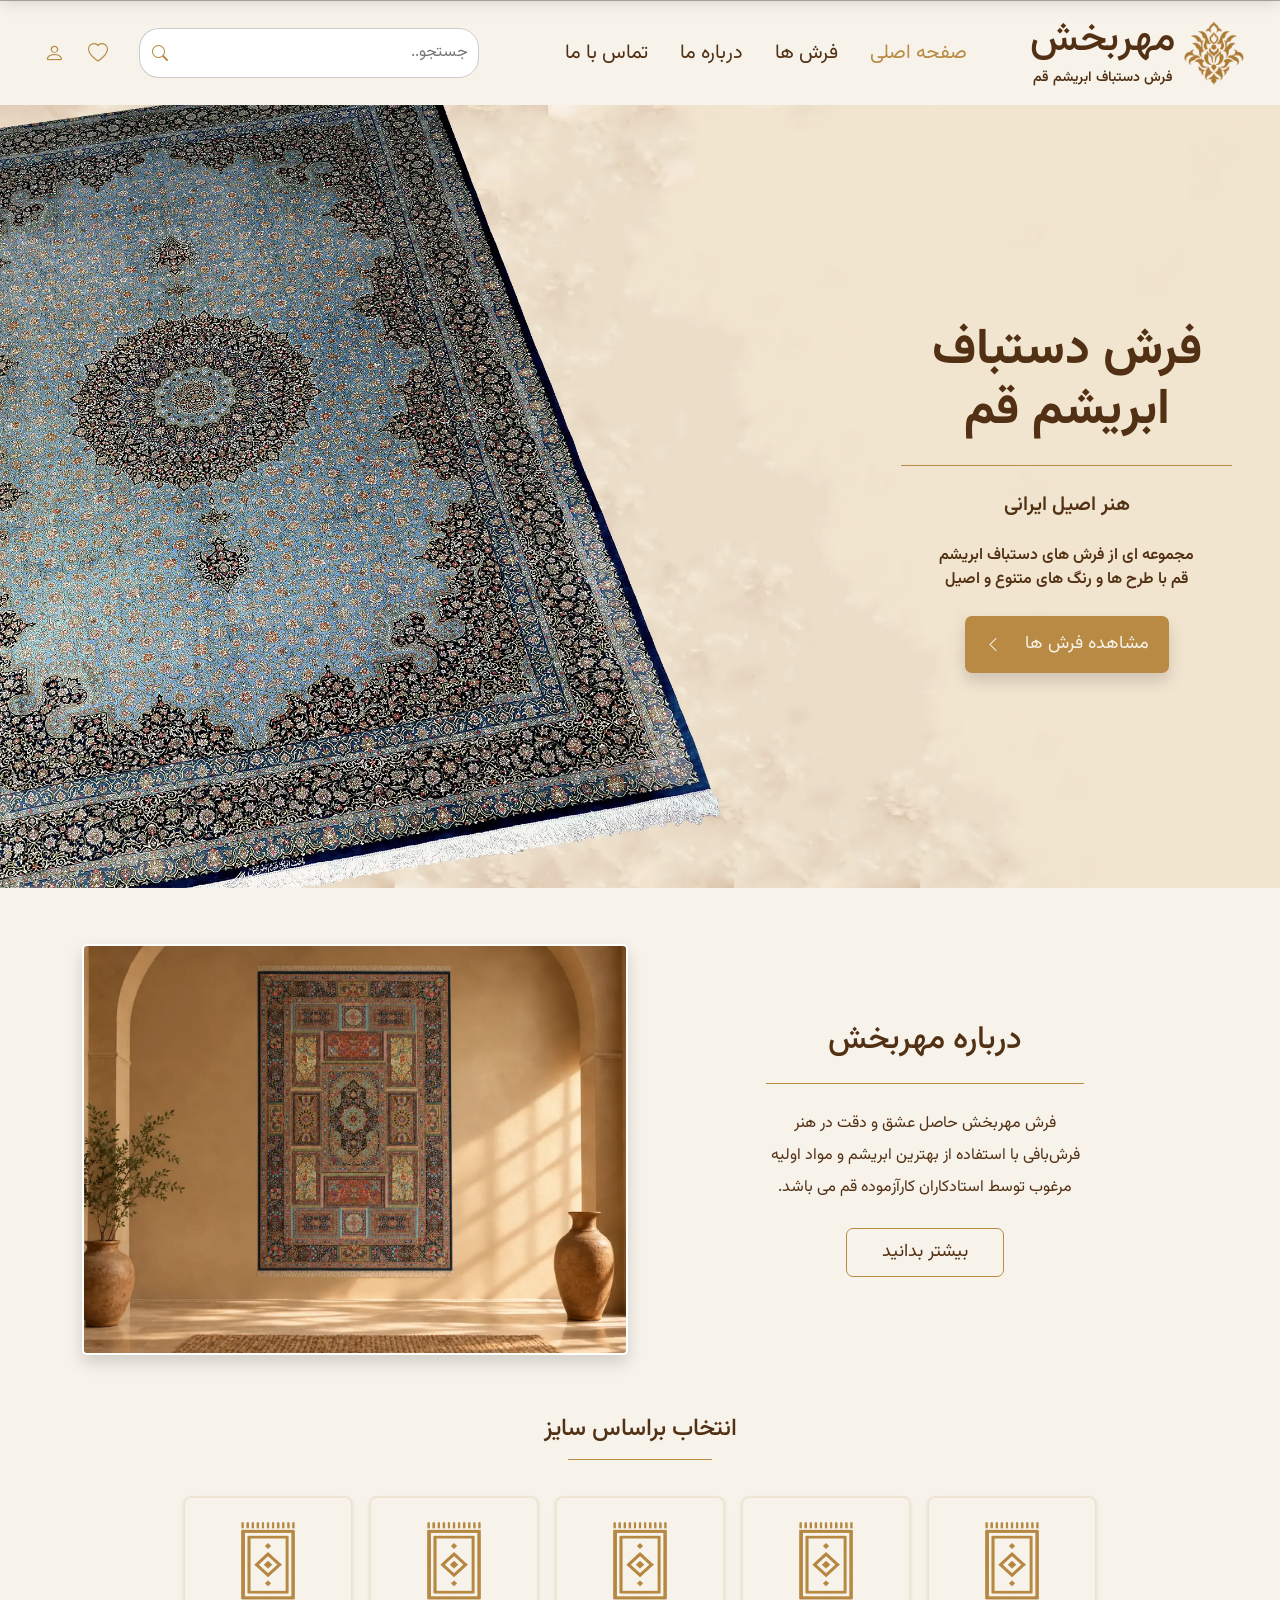
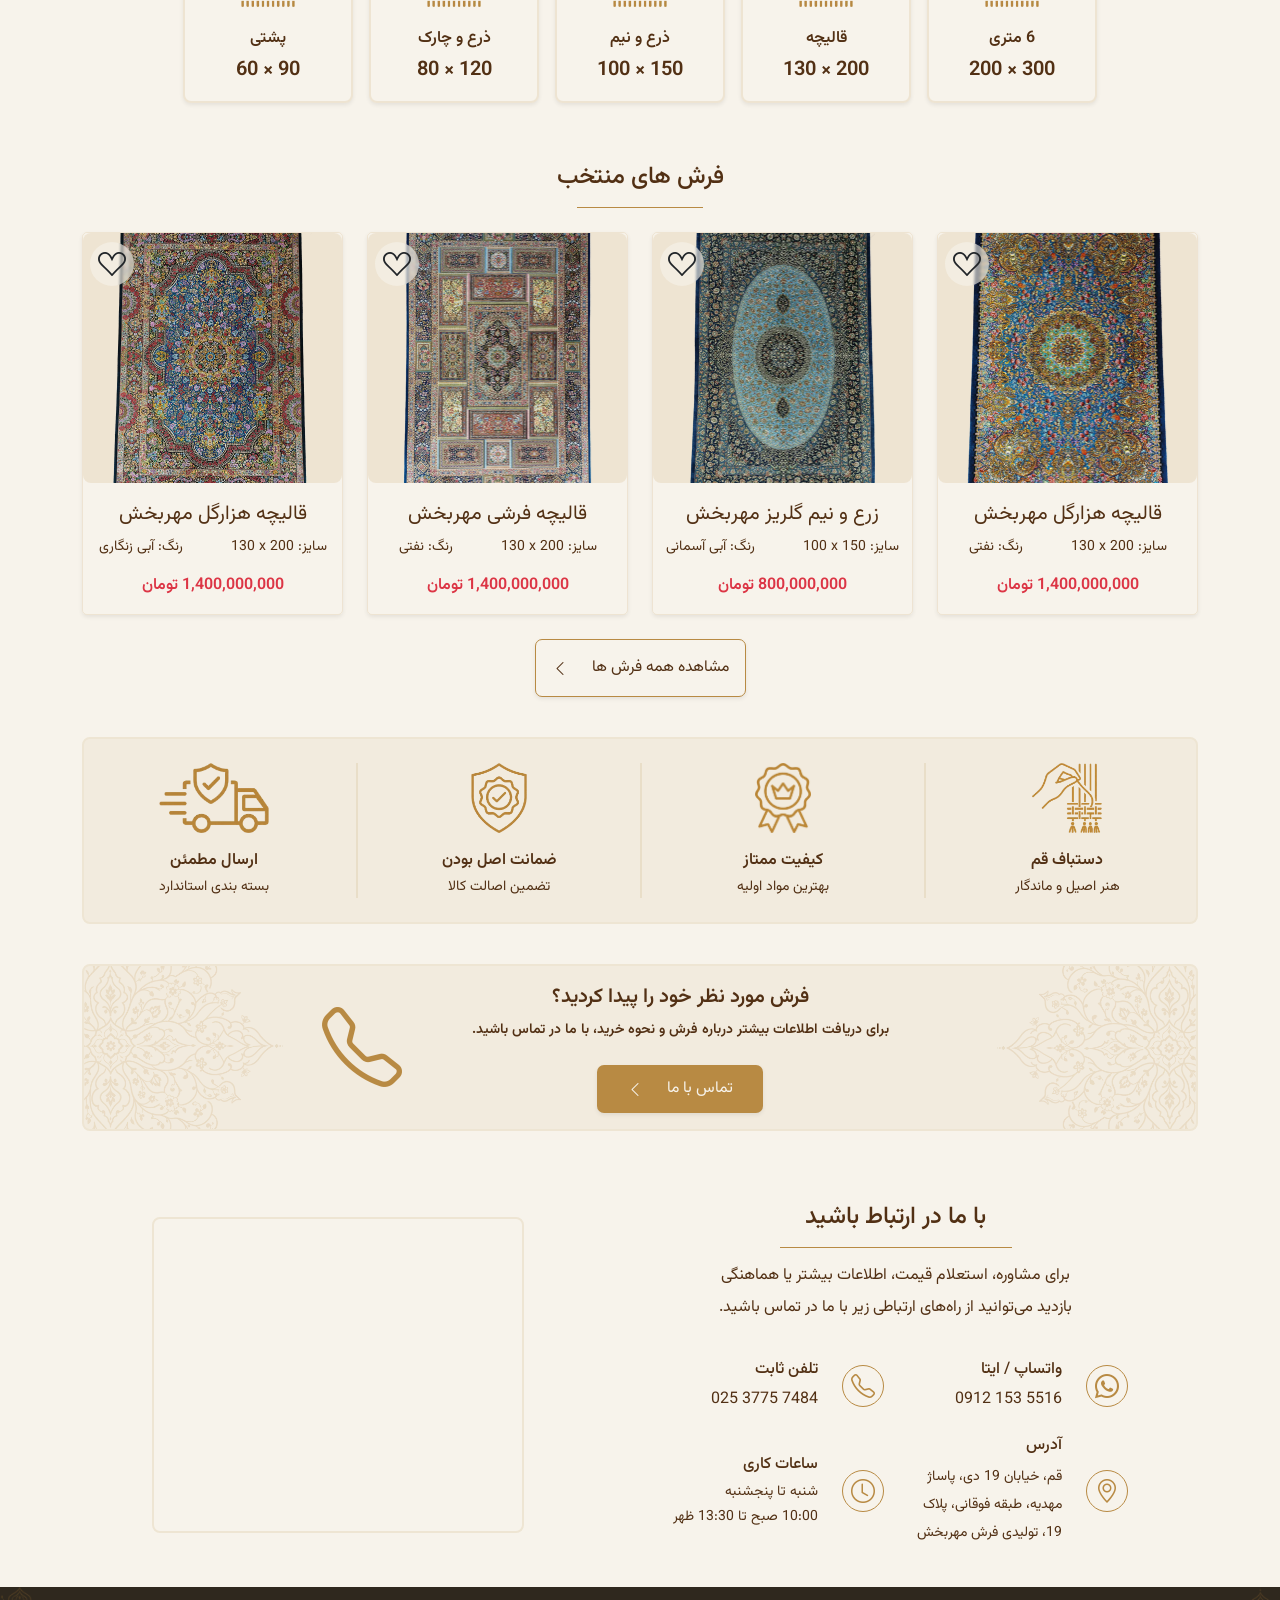
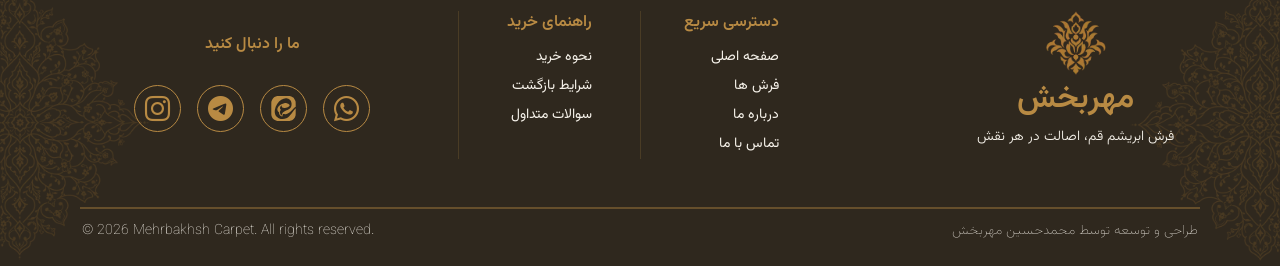
<file: index.html>
<html lang="en" dir="rtl">

<head>
    <meta charset="UTF-8">
    <meta name="viewport" content="width=device-width, initial-scale=1.0">
    <title>فرش مهربخش</title>

    <!-- bootstrap -->
    <link rel="stylesheet" href="assets/css/bootstrap.rtl.css">

    <!-- style -->
    <link rel="stylesheet" href="assets/css/style.css">

    <!-- icon -->
    <link rel="stylesheet" href="https://cdn.jsdelivr.net/npm/bootstrap-icons@1.13.1/font/bootstrap-icons.min.css">

    <!-- font -->
    <link rel="preconnect" href="https://fonts.googleapis.com">
    <link rel="preconnect" href="https://fonts.gstatic.com" crossorigin>
    <link href="https://fonts.googleapis.com/css2?family=Vazirmatn:wght@100..900&display=swap" rel="stylesheet">

    <link rel="shortcut icon" href="assets/imgs/logo.webp" type="image/x-icon">

</head>

<body>
    <!--main nav -->
    <nav class="px-1 px-sm-3 px-md-4 py-2 py-lg-3">
        <div class="container-fluid">
            <div class="row d-flex align-items-center justify-content-between">

                <div class="col-1 d-lg-none side_btn" onclick="showSidebar()">
                    <i class="bi bi-list fs-4"></i>
                </div>

                <div class="col-8 col-sm-7 col-md-5 col-lg-3 col-xl-2">
                    <!-- logo and brand name -->
                    <div
                        class="d-flex align-items-center justify-content-start justify-content-sm-center justify-content-xl-start">
                        <!-- logo -->
                        <div class="logo">
                            <img src="assets/imgs/logo.webp" width="60px" alt="">
                        </div>

                        <!-- band name -->
                        <div class="brand_name ps-1 ps-sm-2 d-flex flex-column align-items-center">
                            <h1 class="mb-sm-1">مهربخش</h1>
                            <span class="small fw-semibold">فرش دستباف ابریشم قم</span>
                        </div>
                    </div>
                </div>

                <!-- nav links -->
                <div class="col-lg-6 col-xl-5 d-none d-lg-block">
                    <ul class="list-unstyled nav justify-content-center justify-content-xl-end">
                        <li class="nav-item">
                            <a class="nav-link text_gold fs-5" href="index.html">صفحه اصلی</a>
                        </li>

                        <li class="nav-item">
                            <a class="nav-link text-color-brown fs-5" href="products.html">فرش ها</a>
                        </li>

                        <li class="nav-item">
                            <a class="nav-link text-color-brown fs-5" href="#about_us">درباره ما</a>
                        </li>

                        <li class="nav-item">
                            <a class="nav-link text-color-brown fs-5" href="#contact_us">تماس با ما</a>
                        </li>
                    </ul>
                </div>

                <!-- search box -->
                <div class="col-4 d-none d-xl-block">
                    <form class="search_box input-group d-flex justify-content-end">
                        <input type="search" class="search_input" placeholder="جستجو..">
                        <button type="submit" class="btn btn-light search_btn">
                            <i class="bi bi-search text_gold icon_tooltip" data-tooltip="جستجو"></i>
                        </button>
                    </form>
                </div>

                <!-- wishlist and profile -->
                <div class="col-3 col-md-2 col-lg-2 col-xl-1 position-relative">
                    <ul class="list-unstyled d-flex align-items-center m-0 gap-2 justify-content-end ">
                        <li>
                            <a href="#" class="search_icon extra_navlinks d-block d-xl-none p-2">
                                <i class="bi bi-search d-flex align-items-center fs-5 icon_tooltip" data-tooltip="جستجو"></i>
                            </a>
                        </li>
                        <li>
                            <a href="wishlist.html" class="extra_navlinks d-block p-2">
                                <i class="bi bi-heart d-flex align-items-center fs-5 icon_tooltip" data-tooltip="علاقه‌مندی‌ها"></i>
                            </a>
                        </li>
                        <li>
                            <a href="#" class="extra_navlinks d-block p-2">
                                <i class="bi bi-person d-flex align-items-center fs-5 icon_tooltip" data-tooltip="حساب کاربری"></i>
                            </a>
                        </li>
                    </ul>
                </div>

            </div>
        </div>
    </nav>


    <!-- mini nav  -->
    <nav class="py-1 mini_nav">
        <div class="container">
            <div class="row d-flex align-items-center justify-content-between">

                <div class="col-1 d-lg-none side_btn_mini" onclick="showSidebar()">
                    <i class="bi bi-list fs-4 icon_tooltip" data-tooltip="منو"></i>
                </div>

                <!-- logo and brand name -->
                <div class="col-8 col-sm-7 col-md-5 col-lg-3 col-xl-2">
                    <div
                        class="d-flex align-items-center justify-content-start justify-content-sm-center justify-content-xl-start">
                        <!-- logo -->
                        <div class="mini_logo">
                            <img src="assets/imgs/logo.webp" width="40px" alt="">
                        </div>

                        <!-- band name -->
                        <div class="ps-1 ps-sm-2 ps-2 d-flex flex-column align-items-center">
                            <h2 class="mini_brand_name m-0">مهربخش</h2>
                        </div>
                    </div>
                </div>

                <!-- nav links -->
                <div class="col-lg-5 col-xxl-4 d-none d-lg-block">
                    <ul class="list-unstyled nav justify-content-end m-0 flex-nowrap">
                        <li class="nav-item">
                            <a class="nav-link nav_link_mini text-light fs-6" href="index.html">صفحه اصلی</a>
                        </li>

                        <li class="nav-item">
                            <a class="nav-link nav_link_mini text_gold fs-6" href="products.html">فرش ها</a>
                        </li>

                        <li class="nav-item">
                            <a class="nav-link nav_link_mini text_gold fs-6" href="#about_us">درباره ما</a>
                        </li>

                        <li class="nav-item">
                            <a class="nav-link nav_link_mini text_gold fs-6" href="#contact_us">تماس با ما</a>
                        </li>
                    </ul>
                </div>

                <!-- search box -->
                <div class="col-4 d-none d-xl-flex">
                    <form class="search_box_mini input-group d-flex justify-content-end">
                        <input type="search" class="search_input_mini" placeholder="جستجو..">
                        <button type="submit" class="btn btn-light search_btn_mini">
                            <i class="bi bi-search text_gold icon_tooltip" data-tooltip="جستجو"></i>
                        </button>
                    </form>
                </div>

                <!-- wishlist and profile -->
                <div class="col-3 col-md-2 col-lg-2 col-xl-1">
                    <ul class="list-unstyled d-flex align-items-center justify-content-end m-0 gap-2">
                        <li>
                            <a href="#" class="search_icon_mini extra_navlinks_mini d-block d-xl-none p-2">
                                <i class="bi bi-search d-flex align-items-center fs-6 icon_tooltip" data-tooltip="جستجو"></i>
                            </a>
                        </li>
                        <li>
                            <a href="wishlist.html" class="extra_navlinks_mini d-block p-2">
                                <i class="bi bi-heart d-flex align-items-center fs-6 icon_tooltip" data-tooltip="علاقه‌مندی‌ها"></i>
                            </a>
                        </li>
                        <li>
                            <a href="#" class="extra_navlinks_mini d-block p-2">
                                <i class="bi bi-person d-flex align-items-center fs-6 icon_tooltip" data-tooltip="حساب کاربری"></i>
                            </a>
                        </li>
                    </ul>
                </div>
            </div>
        </div>
    </nav>

    <main>
        <!-- hero -->
        <section class="hero position-relative">
            <div class="container-fluid">
                <div
                    class="row h-100 d-flex align-items-start align-items-md-center justify-content-start ps-3 ps-sm-0 pt-3 pt-sm-5 pt-md-0">
                    <div
                        class="col-9 col-sm-5 col-md-5 col-xl-4 px-sm-2 px-md-5 d-flex flex-column align-items-center hero_content">
                        <h1 class="col-xl-11 hero_title m-0 fw-bold col-12 col-sm-11 col-md-12">فرش دستباف ابریشم قم
                        </h1>
                        <div class="line my-4"></div>
                        <span class="d-block fs-5 fw-semibold hero_title2">هنر اصیل ایرانی</span>
                        <p class="fw-semibold my-4 col-xl-10">مجموعه ای از فرش های دستباف ابریشم قم با طرح ها و رنگ های
                            متنوع و
                            اصیل
                        </p>
                        <a href="products.html" class="gold_btn hero_btn shadow ">
                            <span> مشاهده فرش ها</span>
                            <i class="bi bi-chevron-left d-flex align-items-center fs-6 ps-4"></i>
                        </a>
                    </div>
                </div>
            </div>
        </section>


        <!-- about us -->
        <section id="about_us" class="about_us py-4 py-sm-5 py-xl-5 my-2">
            <div class="container">
                <div class="row">
                    <div class="col-12 col-md-6 order-2 order-md-1">
                        <div
                            class="col-10 col-md-9 col-lg-8 col-xl-7 col-xxl-6 h-100 d-flex flex-column align-items-center justify-content-center about_text_box mx-auto mx-md-0 mx-lg-auto">
                            <span class="h2 about_us_title">درباره مهربخش</span>
                            <div class="line my-3 about_us_line"></div>
                            <p class="about_us_p text-center lh-lg py-2">فرش مهربخش حاصل عشق و دقت در هنر فرش‌بافی با
                                استفاده از
                                بهترین
                                ابریشم و مواد اولیه مرغوب توسط
                                استادکاران
                                کارآزموده قم می باشد.</p>
                            <div>
                                <a href="" class="outline_gold_btn about_us_btn">
                                    <span>بیشتر بدانید</span>
                                </a>
                            </div>
                        </div>
                    </div>

                    <div class="col-12 col-md-6 order-1 order-md-2 mb-5 mb-md-0">
                        <img src="assets/imgs/about-us.webp" class="about_us_img shadow" width="100%" alt="">
                    </div>
                </div>
            </div>
        </section>


        <!-- select by size -->
        <section class="select_size py-1">
            <div class="container">
                <div class="d-flex flex-column align-items-center justify-content-center">
                    <div class="select_size_head">
                        <div class="h4">انتخاب براساس سایز</div>
                        <div class="line w-75 mx-auto my-lg-3 mt-3 mb-0 mb"></div>
                    </div>

                    <div class="row w-100 d-flex justify-content-center select_size_items g-3 mt-1">

                        <div class="col-4 col-lg-2">
                            <a href="products.html?size=200 x 300"
                                class="select_size_item shadow-sm px-2 px-sm-3 pb-2 pb-xl-3 pt-3 pt-xl-4 d-flex flex-column align-items-center justify-content-center ">
                                <div class="d-flex justify-content-center align-items-center">
                                    <img src="assets/imgs/select-size.webp" width="40%" alt="">
                                </div>
                                <div class="d-flex flex-column align-items-center">
                                    <span
                                        class="select_size_item_title d-block py-1 mt-1 mt-sm-2 mt-lg-3 fw-semibold ">6
                                        متری</span>
                                    <span
                                        class="select_size_item_size d-flex align-items-center m-0 p-0 fs-5 fw-semibold">300
                                        × 200</span>
                                </div>
                            </a>
                        </div>

                        <div class="col-4 col-lg-2">
                            <a href="products.html?size=130 x 200"
                                class="px-2 px-sm-3 pb-2 pb-xl-3 pt-3 pt-xl-4 select_size_item shadow-sm d-flex flex-column align-items-center justify-content-center">
                                <div class="d-flex justify-content-center align-items-center">
                                    <img src="assets/imgs/select-size.webp" width="40%" alt="">
                                </div>
                                <div class="d-flex flex-column align-items-center">
                                    <span
                                        class="select_size_item_title d-block py-1 mt-1 mt-sm-2 mt-lg-3 fw-semibold">قالیچه</span>
                                    <span
                                        class="select_size_item_size d-flex align-items-center m-0 p-0 fs-5 fw-semibold">200
                                        × 130</span>
                                </div>
                            </a>
                        </div>

                        <div class="col-4 col-lg-2">
                            <a href="products.html?size=100 x 150"
                                class="px-2 px-sm-3 pb-2 pb-xl-3 pt-3 pt-xl-4 select_size_item shadow-sm d-flex flex-column align-items-center justify-content-center">
                                <div class="d-flex justify-content-center align-items-center">
                                    <img src="assets/imgs/select-size.webp" width="40%" alt="">
                                </div>
                                <div class="d-flex flex-column align-items-center">
                                    <span
                                        class="select_size_item_title d-block py-1 mt-1 mt-sm-2 mt-lg-3 fw-semibold">ذرع
                                        و نیم</span>
                                    <span
                                        class="select_size_item_size d-flex align-items-center m-0 p-0 fs-5 fw-semibold">150
                                        × 100</span>
                                </div>
                            </a>
                        </div>

                        <div class="col-4 col-lg-2">
                            <a href="products.html?size=80 x 120"
                                class="px-2 px-sm-3 pb-2 pb-xl-3 pt-3 pt-xl-4 select_size_item shadow-sm d-flex flex-column align-items-center justify-content-center">
                                <div class="d-flex justify-content-center align-items-center">
                                    <img src="assets/imgs/select-size.webp" width="40%" alt="">
                                </div>
                                <div class="d-flex flex-column align-items-center">
                                    <span
                                        class="select_size_item_title d-block py-1 mt-1 mt-sm-2 mt-lg-3 fw-semibold">ذرع
                                        و چارک</span>
                                    <span
                                        class="select_size_item_size d-flex align-items-center m-0 p-0 fs-5 fw-semibold">120
                                        × 80</span>
                                </div>
                            </a>
                        </div>

                        <div class="col-4 col-lg-2">
                            <a href="products.html?size=60 x 90"
                                class="px-2 px-sm-3 pb-2 pb-xl-3 pt-3 pt-xl-4 select_size_item shadow-sm d-flex flex-column align-items-center justify-content-center">
                                <div class="d-flex justify-content-center align-items-center">
                                    <img src="assets/imgs/select-size.webp" width="40%" alt="">
                                </div>
                                <div class="d-flex flex-column align-items-center">
                                    <span
                                        class="select_size_item_title d-block py-1 mt-1 mt-sm-2 mt-lg-3 fw-semibold">پشتی</span>
                                    <span
                                        class="select_size_item_size d-flex align-items-center m-0 p-0 fs-5 fw-semibold">90
                                        × 60</span>
                                </div>
                            </a>
                        </div>
                    </div>
                </div>
            </div>
        </section>


        <!-- special carpets -->
        <section class="special_carpets py-5 my-lg-2">
            <div class="container">
                <div class="d-flex flex-column align-items-center justify-content-center">
                    <!-- special carpets header -->
                    <div>
                        <div class="h4">فرش های منتخب</div>
                        <div class="line w-75 mx-auto my-3"></div>
                    </div>

                    <!-- special carpet items -->
                    <div class="products_container w-100 mt-2">
                        <div class="row special_products_row g-4">
                            <!-- special products load here  -->

                        </div>
                    </div>

                    <a href="products.html" class="outline_gold_btn my-4 p-3 shadow-sm">
                        <span class="small"> مشاهده همه فرش ها</span>
                        <i class="bi bi-chevron-left d-flex align-items-center fs-6 ps-4"></i>
                    </a>

                    <!-- carpet features -->
                    <div class="carpet_features w-100 my-2 my-md-3">
                        <div class="row">
                            <div class="col-3 carpet_feature_col my-2 my-sm-3 my-lg-4">
                                <div
                                    class="carpet_feature  d-flex flex-column justify-content-center align-items-center">
                                    <img src="assets/imgs/special-carpet-feature1.webp" height="70px" alt="">
                                    <span class="carpet_feature_title fw-semibold pt-3">دستباف قم</span>
                                    <span class="carpet_feature_detail pt-1 small">هنر اصیل و ماندگار</span>
                                </div>
                            </div>

                            <div class="col-3 carpet_feature_col my-2 my-sm-3 my-lg-4">
                                <div
                                    class="carpet_feature d-flex flex-column justify-content-center align-items-center">
                                    <img src="assets/imgs/special-carpet-feature2.webp" height="70px" alt="">
                                    <span class="carpet_feature_title fw-semibold pt-3">کیفیت ممتاز</span>
                                    <span class="carpet_feature_detail pt-1 small">بهترین مواد اولیه</span>
                                </div>
                            </div>

                            <div class="col-3 carpet_feature_col my-2 my-sm-3 my-lg-4">
                                <div
                                    class="carpet_feature d-flex flex-column justify-content-center align-items-center">
                                    <img src="assets/imgs/special-carpet-feature3.webp" height="70px" alt="">
                                    <span class="carpet_feature_title fw-semibold pt-3">ضمانت اصل بودن</span>
                                    <span class="carpet_feature_detail pt-1 small">تضمین اصالت کالا</span>
                                </div>
                            </div>

                            <div class="col-3 carpet_feature_col my-2 my-sm-3 my-lg-4">
                                <div
                                    class="carpet_feature d-flex flex-column justify-content-center align-items-center">
                                    <img src="assets/imgs/special-carpet-feature4.webp" height="70px" alt="">
                                    <span class="carpet_feature_title fw-semibold pt-3">ارسال مطمئن</span>
                                    <span class="carpet_feature_detail pt-1 small">بسته بندی استاندارد</span>
                                </div>
                            </div>
                        </div>
                    </div>

                    <!-- CTA  -->
                    <div
                        class="carpet_cta px-4 px-lg-0 mt-4 py-3 d-flex justify-content-center align-items-center gap-0 gap-sm-2 gap-md-2 gap-lg-0 position-relative">
                        <div
                            class="col-9 col-sm-7 col-md-8 col-lg-7 col-xl-6 d-flex flex-column align-items-center justify-content-center">
                            <span class="cta_title fs-5 fw-semibold">فرش مورد نظر خود را پیدا کردید؟</span>
                            <span
                                class="cta_detail col-10 col-sm-11 col-lg-12 small fw-semibold py-2 mb-2 mb-lg-3 text-center">برای
                                دریافت اطلاعات بیشتر درباره فرش و نحوه خرید،
                                با
                                ما در تماس باشید.</span>
                            <a href="#contact_us" class="cta_btn gold_btn shadow-sm " style="padding: 12px 30px;">
                                <span class="small">تماس با ما</span>
                                <i class="bi bi-chevron-left d-flex align-items-center fs-6 ps-4"></i>
                            </a>
                        </div>

                        <div>
                            <i class="bi bi-telephone telephone_icon text_gold"></i>
                        </div>

                        <!-- background texture -->
                        <div class="position-absolute top-50 end-0 translate-middle-y cta_background_container1">
                            <img src="assets/imgs/footer_background.webp" class="cta_background1" width="200px" alt="">
                        </div>
                        <div class=" position-absolute top-50 start-0 translate-middle-y cta_background_container2">
                            <img src="assets/imgs/footer_background.webp" class="cta_background2" width="200px" alt="">
                        </div>
                    </div>
                </div>
            </div>
        </section>


        <!-- contact us -->
        <section id="contact_us" class="contact_us mb-4 py-xl-3 ">
            <div class="container">
                <div
                    class="row align-items-center justify-content-center justify-content-lg-between justify-content-xl-around g-sm-5 g-lg-0">
                    <div class="col-12 col-sm-11 col-md-8 col-lg-6 col-xl-5">
                        <div class="d-flex flex-column align-items-center justify-content-center">
                            <span class="h4 contact_us_title">با ما در ارتباط باشید</span>
                            <div class="line my-2 w-50"></div>
                            <p class="contact_us_detail text-center lh-lg py-1 col-xl-10 col-xxl-9 mb-0 mb-lg-2"> برای
                                مشاوره، استعلام قیمت، اطلاعات بیشتر یا هماهنگی
                                بازدید می‌توانید از راه‌های ارتباطی زیر با ما در تماس باشید.</p>
                        </div>

                        <div class="row pt-4 g-4 mb-4 mb-sm-0">
                            <div class="col-12 col-sm-6 d-flex align-items-center">
                                <div class="d-flex align-items-center gap-3 gap-sm-4">
                                    <div class="contact_us_phone p-2">
                                        <i class="bi bi-whatsapp text_gold fs-4"></i>
                                    </div>
                                    <div class="d-flex flex-column">
                                        <span class="h6 contact_us_item_title">واتساپ / ایتا</span>
                                        <span class="bold ltr contact_us_item_number">0912 153 5516</span>
                                    </div>
                                </div>
                            </div>

                            <div class="col-12 col-sm-6 d-flex align-items-center">
                                <div class="d-flex align-items-center gap-4 ">
                                    <div class="contact_us_phone p-2">
                                        <i class="bi bi-telephone text_gold fs-4"></i>
                                    </div>
                                    <div class="d-flex flex-column">
                                        <span class="h6 contact_us_item_title">تلفن ثابت</span>
                                        <span class="bold ltr contact_us_item_number">025 3775 7484</span>
                                    </div>
                                </div>
                            </div>

                            <div class="col-9 col-sm-6 d-flex align-items-center order-2 order-sm-1">
                                <div class="d-flex align-items-center gap-4">
                                    <div class="contact_us_phone p-2">
                                        <i class="bi bi-geo-alt text_gold fs-4"></i>
                                    </div>
                                    <div class="d-flex flex-column">
                                        <span class="h6 contact_us_item_title">آدرس</span>
                                        <span class="small lh-lg contact_us_item_detail">قم، خیابان 19 دی، پاساژ مهدیه،
                                            طبقه فوقانی، پلاک 19،
                                            تولیدی فرش
                                            مهربخش</span>
                                    </div>
                                </div>
                            </div>

                            <div class="col-12 col-sm-6 d-flex align-items-center order-1 order-sm-2">
                                <div class="d-flex align-items-center gap-4">
                                    <div class="contact_us_phone p-2">
                                        <i class="bi bi-clock text_gold fs-4"></i>
                                    </div>
                                    <div class="d-flex flex-column">
                                        <span class="h6 contact_us_detail_item">ساعات کاری</span>
                                        <span class="small bold mb-1 contact_us_item_title">شنبه تا پنجشنبه</span>
                                        <span class="small bold contact_us_item_detail">10:00 صبح تا 13:30 ظهر</span>
                                    </div>
                                </div>
                            </div>

                        </div>
                    </div>

                    <div class="col-9 col-md-8 col-lg-5 col-xl-4">
                        <div class=" d-flex justify-content-center map p-2 p-lg-3">
                            <iframe title="map-iframe"
                                src="https://neshan.org/maps/iframe/places/61d1ba69313bbf83d821fd987650c64e#c34.646-50.887-20z-0p/34.6462736734398/50.88631746629694"
                                width="450" height="280" allowFullScreen loading="lazy"></iframe>
                        </div>
                    </div>
                </div>
            </div>
        </section>
    </main>

    <!-- footer -->
    <footer class="py-4 position-relative">
        <div class="container">
            <div class="row footer_content d-flex justify-content-center g-4 g-md-5 g-md-0">
                <div class="col-6 col-md-4 p-0">
                    <div
                        class="col-7 col-sm-12 d-flex justify-content-start justify-content-sm-center justify-content-md-start">
                        <div class="ms-0 ms-lg-5 d-flex flex-column align-items-center justify-content-center">
                            <img src="assets/imgs/logo.webp" width="60px" alt="">
                            <span class="text_gold fs-2 fw-semibold pb-1">مهربخش</span>
                            <span class="col-11 col-sm-12 text-center small fw-light">فرش ابریشم قم، اصالت در هر
                                نقش</span>
                        </div>
                    </div>
                </div>

                <div class="col-12 col-md-4 order-2 order-md-1">
                    <div class="row">
                        <div class="col-6 footer_links_col">
                            <div class="d-flex justify-content-center">
                                <div class="footer_links">
                                    <span class="d-block text_gold pb-2 fw-semibold ">دسترسی سریع</span>
                                    <ul class="list-unstyled small m-0">
                                        <li class="py-1">
                                            <a href="index.html" class="footer_link_item">صفحه اصلی</a>
                                        </li>
                                        <li class="py-1">
                                            <a href="products.html" class="footer_link_item">فرش ها</a>
                                        </li>
                                        <li class="py-1">
                                            <a href="#about_us" class="footer_link_item">درباره ما</a>
                                        </li>
                                        <li class="py-1">
                                            <a href="#contact_us" class="footer_link_item">تماس با ما</a>
                                        </li>
                                    </ul>
                                </div>
                            </div>
                        </div>

                        <div class="col-6 footer_links_col px-2">
                            <div class="d-flex justify-content-center">
                                <div class="footer_links">
                                    <span class="d-block text_gold pb-2 fw-semibold ">راهنمای خرید</span>
                                    <ul class="list-unstyled small">
                                        <li class="py-1">
                                            <a href="#" class="footer_link_item">نحوه خرید</a>
                                        </li>
                                        <li class="py-1">
                                            <a href="#" class="footer_link_item">شرایط بازگشت</a>
                                        </li>
                                        <li class="py-1">
                                            <a href="#" class="footer_link_item">سوالات متداول</a>
                                        </li>
                                    </ul>
                                </div>
                            </div>
                        </div>
                    </div>
                </div>

                <div
                    class="col-3 col-sm-6 col-md-4 order-1 order-md-2 d-flex align-items-center justify-content-center p-0">
                    <div class="footer_links_social d-flex flex-column align-items-center">
                        <span class="d-block text_gold pb-3 pb-md-4 fw-semibold">ما را دنبال کنید</span>
                        <ul class="list-unstyled nav gap-2 gap-lg-3 justify-content-center">
                            <li class="py-1">
                                <a href="https://wa.me/989100562098" class="social_link_item" target="_blank">
                                    <div>
                                        <i class="bi bi-whatsapp footer_icon icon_tooltip" data-tooltip="واتساپ"></i>
                                    </div>
                                </a>
                            </li>
                            <li class="py-1">
                                <a href="https://eitaa.com/hossein_mehrbakhsh" class="social_link_item" target="_blank">
                                    <div>
                                        <svg class="footer_svg icon_tooltip" data-tooltip="ایتا" height="25" viewBox="5.312 -.192 501.099 512.323"
                                            width="25" xmlns="http://www.w3.org/2000/svg" fill="currentColor">
                                            <path
                                                d="m127.317 510.763a141.312 141.312 0 0 1 -49.749-17.707c-34.56-19.819-60.352-55.317-68.629-94.421-3.221-15.296-3.627-34.624-3.2-153.749.405-128.193.106-121.579 6.208-142.699 3.029-10.517 11.456-28.587 17.557-37.696 22.507-33.494 55.616-54.998 96.64-62.784 8.192-1.557 20.053-1.707 129.195-1.707 133.355 0 128.96-.192 150.741 6.699a145.216 145.216 0 0 1 92.032 89.259c7.04 19.989 7.381 23.189 7.872 75.84l.427 47.573-8.341 5.717c-11.904 8.128-27.52 22.613-49.408 45.867-25.216 26.795-50.688 51.627-63.616 62.016-27.925 22.421-53.504 35.221-79.488 39.765-13.525 2.347-35.883 1.429-49.109-2.027-11.797-3.072-11.029-3.584-15.488 9.899a135.573 135.573 0 0 0 -6.784 32.981l-.661 8.683-3.115-.64c-25.92-5.141-51.605-27.413-61.525-53.333a76.437 76.437 0 0 1 -5.547-26.005l-.341-7.253-6.592-6.059c-13.739-12.587-22.677-27.989-25.493-43.968-4.523-25.451 7.253-54.229 32.811-80.128 26.965-27.371 66.709-48.853 105.664-57.173 14.037-2.987 38.784-3.776 51.264-1.6 24.277 4.224 44.096 16.491 56.427 34.965 3.883 5.781 4.16 6.613 3.776 11.84a17.323 17.323 0 0 1 -3.904 10.517c-9.92 13.888-39.424 28.757-71.168 35.84-56 12.48-91.605-3.029-86.037-37.525.555-3.477.853-6.485.661-6.677-.683-.683-6.251 2.219-12.267 6.4-10.219 7.125-19.264 20.992-22.4 34.283-.768 3.328-1.067 8.661-.725 13.867.427 7.061 1.131 9.685 4.096 15.701 1.963 3.968 5.867 9.6 8.704 12.565l5.12 5.355-2.048 2.603a103.36 103.36 0 0 0 -14.443 25.963 77.547 77.547 0 0 0 -2.24 38.72c2.197 9.835 8.981 23.36 15.765 31.317 5.163 6.08 17.003 16.299 18.901 16.299.512 0 .939-1.024.939-2.261.021-4.907 3.925-20.757 6.955-28.309 9.024-22.571 28.821-41.813 60.16-58.453 5.227-2.773 20.309-10.027 33.536-16.149 29.013-13.44 44.864-21.653 53.568-27.84 25.088-17.771 40.597-44.053 45.653-77.333 1.835-12.16 1.835-34.859 0-47.083-7.851-52.011-46.827-87.381-102.784-93.227-62.4-6.549-141.824 41.664-190.763 115.776-23.808 36.053-39.893 76.053-46.656 116.117-2.624 15.531-3.605 44.373-1.984 58.667 4.117 36.352 17.536 65.664 40.597 88.661a139.328 139.328 0 0 0 39.893 28.011c50.517 24.107 106.453 24.64 155.627 1.515 21.248-10.005 42.112-25.515 64.491-48 21.76-21.867 36.48-40.107 76.629-95.104 22.187-30.357 39.765-50.517 48.469-55.573l3.2-1.835-.405 65.941c-.384 63.851-.469 66.283-2.624 75.968-12.8 57.131-54.187 98.901-110.827 111.829l-9.984 2.283-123.2.213c-100.992.171-124.8-.043-132.053-1.195z" />
                                        </svg>
                                    </div>
                                </a>
                            </li>
                            <li class="py-1">
                                <a href="https://t.me/hossein_mehrbakhsh" class="social_link_item" target="_blank">
                                    <div>
                                        <i class="bi bi-telegram footer_icon icon_tooltip" data-tooltip="تلگرام"></i>
                                    </div>
                                </a>
                            </li>
                            <li class="py-1">
                                <a href="https://www.instagram.com/mehrbakhsh_carpet/" class="social_link_item"
                                    target="_blank">
                                    <div>
                                        <i class="bi bi-instagram footer_icon icon_tooltip" data-tooltip="اینستاگرام"></i>
                                    </div>
                                </a>
                            </li>
                        </ul>
                    </div>
                </div>
            </div>

            <div class="row d-flex justify-content-between align-items-center pt-2 mt-4 mt-md-5 g-1 footer_bottom">
                <span class="col-12 col-sm-6 small fw-lighter order-2 order-sm-1">طراحی و توسعه توسط محمدحسین
                    مهربخش</span>
                <span class="col-12 col-sm-6 small fw-lighter order-1 order-sm-2 ltr">© 2026 Mehrbakhsh Carpet. All
                    rights reserved.</span>
            </div>
        </div>

        <div class="footer_background1 position-absolute end-0 top-0">
            <img src="assets/imgs/footer_background.webp" width="150px" alt="">
        </div>

        <div class="footer_background2 position-absolute start-0 top-0">
            <img src="assets/imgs/footer_background.webp" width="150px" alt="">
        </div>
    </footer>

    <!-- side bar -->
    <div class="side_bar_container position-fixed top-0 start-0 d-xl-none"></div>



    <script src="assets/js/carpets_data.js"></script>
    <script src="assets/js/app.js"></script>
</body>

</html>
</file>
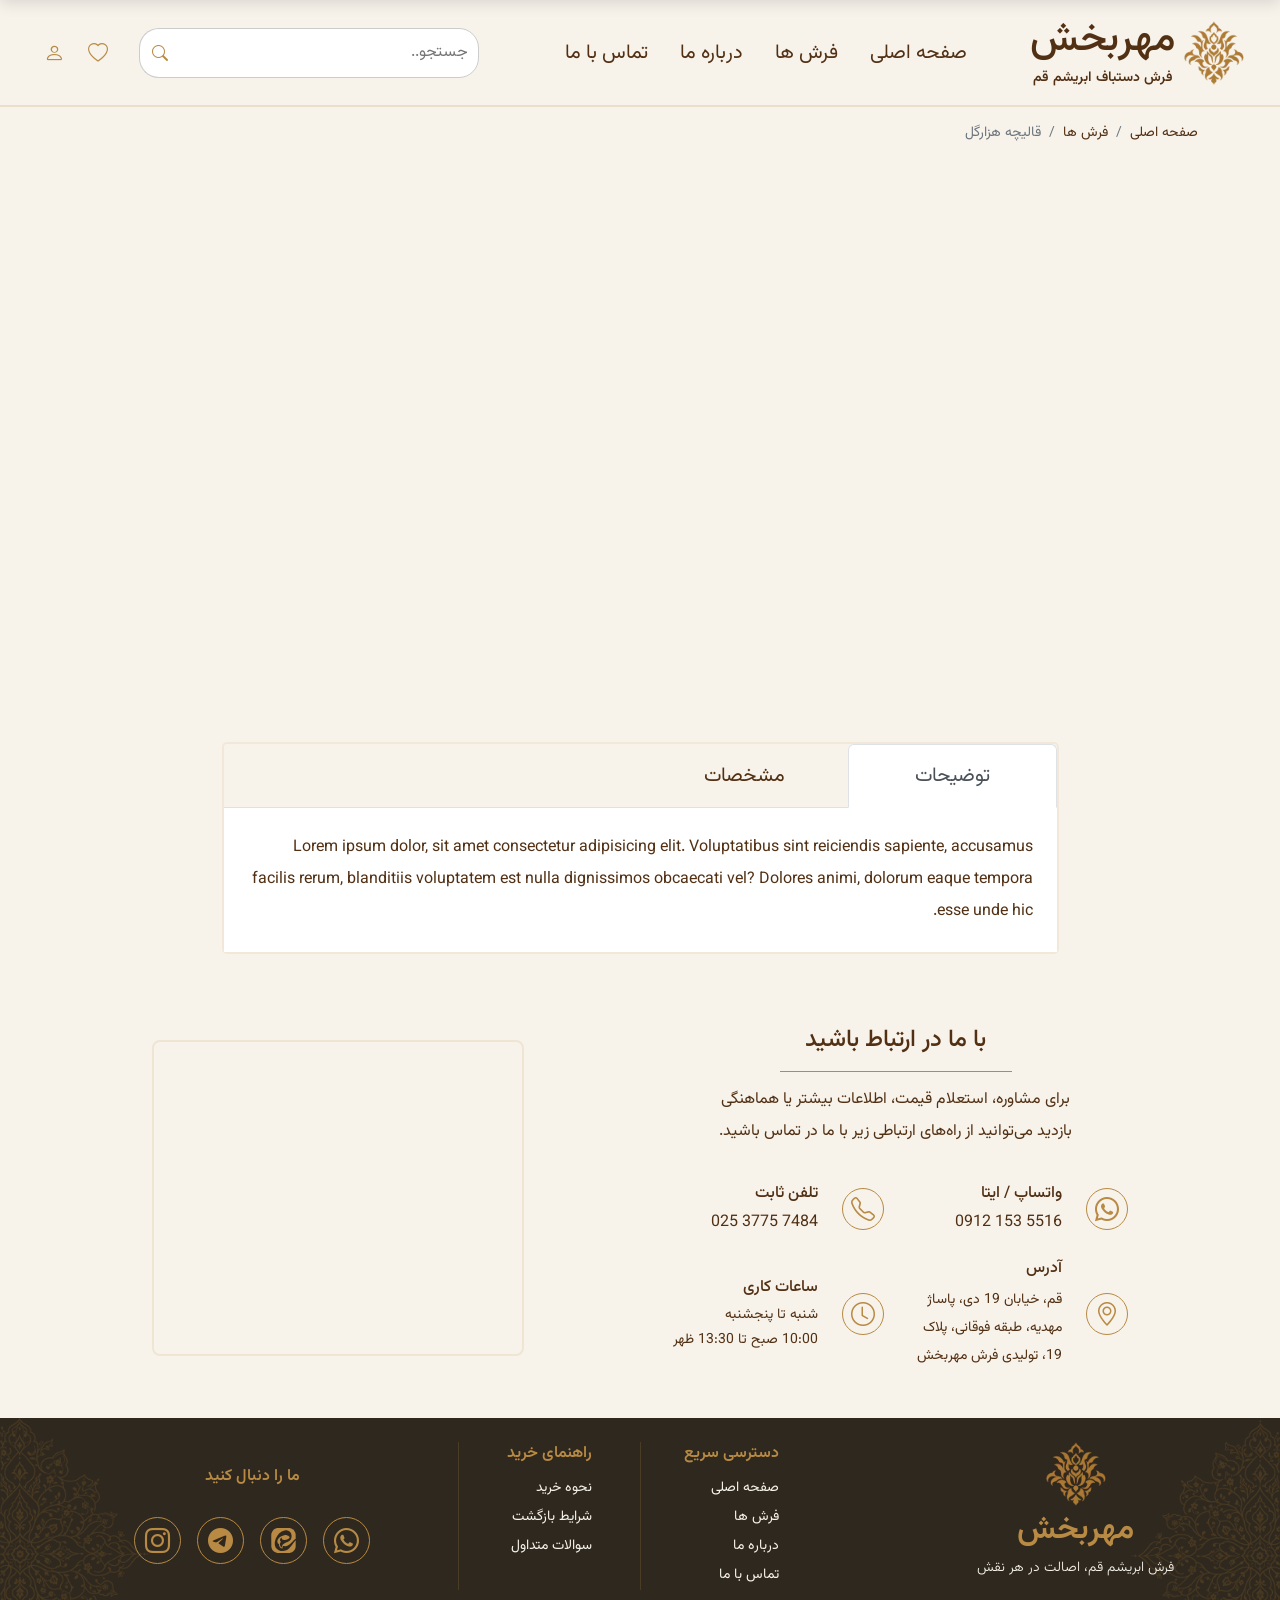
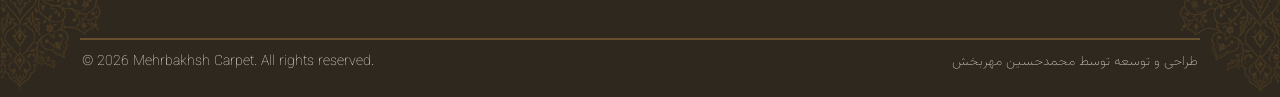
<file: product_detail.html>
<html lang="en" dir="rtl">

<head>
    <meta charset="UTF-8">
    <meta name="viewport" content="width=device-width, initial-scale=1.0">
    <title>قالیچه هزارگل</title>

    <!-- bootstrap -->
    <link rel="stylesheet" href="assets/css/bootstrap.rtl.css">
    <script src="https://cdn.jsdelivr.net/npm/bootstrap@5.3.8/dist/js/bootstrap.bundle.min.js"
        integrity="sha384-FKyoEForCGlyvwx9Hj09JcYn3nv7wiPVlz7YYwJrWVcXK/BmnVDxM+D2scQbITxI"
        crossorigin="anonymous"></script>

    <!-- style -->
    <link rel="stylesheet" href="assets/css/product_detail.css">

    <!-- icon -->
    <link rel="stylesheet" href="https://cdn.jsdelivr.net/npm/bootstrap-icons@1.13.1/font/bootstrap-icons.min.css">

    <!-- font -->
    <link rel="preconnect" href="https://fonts.googleapis.com">
    <link rel="preconnect" href="https://fonts.gstatic.com" crossorigin>
    <link href="https://fonts.googleapis.com/css2?family=Vazirmatn:wght@100..900&display=swap" rel="stylesheet">

    <!-- favicon -->
    <link rel="shortcut icon" href="assets/imgs/logo.webp" type="image/x-icon">
</head>

<body>
    <!--main nav -->
    <nav class="main_nav px-1 px-sm-3 px-md-4 py-2 py-lg-3">
        <div class="container-fluid">
            <div class="row d-flex align-items-center justify-content-between">

                <div class="col-1 d-lg-none side_btn" onclick="showSidebar()">
                    <i class="bi bi-list fs-4 icon_tooltip" data-tooltip="منو"></i>
                </div>

                <div class="col-8 col-sm-7 col-md-5 col-lg-3 col-xl-2">
                    <!-- logo and brand name -->
                    <div
                        class="d-flex align-items-center justify-content-start justify-content-sm-center justify-content-xl-start">
                        <!-- logo -->
                        <div class="logo">
                            <img src="assets/imgs/logo.webp" width="60px" alt="">
                        </div>

                        <!-- band name -->
                        <div class="brand_name ps-1 ps-sm-2 d-flex flex-column align-items-center">
                            <h1 class="mb-sm-1">مهربخش</h1>
                            <span class="small fw-semibold">فرش دستباف ابریشم قم</span>
                        </div>
                    </div>
                </div>

                <!-- nav links -->
                <div class="col-lg-6 col-xl-5 d-none d-lg-block">
                    <ul class="list-unstyled nav justify-content-center justify-content-xl-end">
                        <li class="nav-item">
                            <a class="nav-link text-color-brown fs-5" href="index.html">صفحه اصلی</a>
                        </li>

                        <li class="nav-item">
                            <a class="nav-link text-color-brown fs-5" href="products.html">فرش ها</a>
                        </li>

                        <li class="nav-item">
                            <a class="nav-link text-color-brown fs-5" href="#about_us">درباره ما</a>
                        </li>

                        <li class="nav-item">
                            <a class="nav-link text-color-brown fs-5" href="#contact_us">تماس با ما</a>
                        </li>
                    </ul>
                </div>

                <!-- search box -->
                <div class="col-4 d-none d-xl-block">
                    <form class="search_box input-group d-flex justify-content-end">
                        <input type="search" class="search_input" placeholder="جستجو..">
                        <button type="submit" class="btn btn-light search_btn">
                            <i class="bi bi-search text_gold icon_tooltip" data-tooltip="جستجو"></i>
                        </button>
                    </form>
                </div>

                <!-- wishlist and profile -->
                <div class="col-3 col-md-2 col-lg-2 col-xl-1">
                    <ul class="list-unstyled d-flex align-items-center m-0 gap-2 justify-content-end ">
                        <li>
                            <a href="#" class="search_icon extra_navlinks d-block d-xl-none p-2">
                                <i class="bi bi-search d-flex align-items-center fs-5 icon_tooltip" data-tooltip="جستجو"></i>
                            </a>
                        </li>
                        <li>
                            <a href="wishlist.html" class="extra_navlinks d-block p-2">
                                <i class="bi bi-heart d-flex align-items-center fs-5 icon_tooltip" data-tooltip="علاقه‌مندی‌ها"></i>
                            </a>
                        </li>
                        <li>
                            <a href="#" class="extra_navlinks d-block p-2">
                                <i class="bi bi-person d-flex align-items-center fs-5 icon_tooltip" data-tooltip="حساب کاربری"></i>
                            </a>
                        </li>
                    </ul>
                </div>

            </div>
        </div>
    </nav>

    <!-- mini nav  -->
    <nav class="py-1 mini_nav">
        <div class="container">
            <div class="row d-flex align-items-center justify-content-between">

                <div class="col-1 d-lg-none side_btn_mini" onclick="showSidebar()">
                    <i class="bi bi-list fs-4 icon_tooltip" data-tooltip="منو"></i>
                </div>

                <!-- logo and brand name -->
                <div class="col-8 col-sm-7 col-md-5 col-lg-3 col-xl-2">
                    <div
                        class="d-flex align-items-center justify-content-start justify-content-sm-center justify-content-xl-start">
                        <!-- logo -->
                        <div class="mini_logo">
                            <img src="assets/imgs/logo.webp" width="40px" alt="">
                        </div>

                        <!-- band name -->
                        <div class="ps-1 ps-sm-2 ps-2 d-flex flex-column align-items-center">
                            <h2 class="mini_brand_name m-0">مهربخش</h2>
                        </div>
                    </div>
                </div>

                <!-- nav links -->
                <div class="col-lg-5 col-xl-4 d-none d-lg-block">
                    <ul class="list-unstyled nav justify-content-end m-0">
                        <li class="nav-item">
                            <a class="nav-link nav_link_mini text_gold fs-6" href="index.html">صفحه اصلی</a>
                        </li>

                        <li class="nav-item">
                            <a class="nav-link nav_link_mini text_gold fs-6" href="products.html">فرش ها</a>
                        </li>

                        <li class="nav-item">
                            <a class="nav-link nav_link_mini text_gold fs-6" href="#about_us">درباره ما</a>
                        </li>

                        <li class="nav-item">
                            <a class="nav-link nav_link_mini text_gold fs-6" href="#contact_us">تماس با ما</a>
                        </li>
                    </ul>
                </div>

                <!-- search box -->
                <div class="col-4 d-none d-xl-flex">
                    <form class="search_box_mini input-group d-flex justify-content-end">
                        <input type="search" class="search_input_mini" placeholder="جستجو..">
                        <button type="submit" class="btn btn-light search_btn_mini">
                            <i class="bi bi-search text_gold icon_tooltip" data-tooltip="جستجو"></i>
                        </button>
                    </form>
                </div>

                <!-- wishlist and profile -->
                <div class="col-3 col-md-2 col-lg-2 col-xl-1">
                    <ul class="list-unstyled d-flex align-items-center justify-content-end m-0 gap-2">
                        <li>
                            <a href="#" class="search_icon_mini extra_navlinks d-block d-xl-none p-2">
                                <i class="bi bi-search d-flex align-items-center fs-5 icon_tooltip" data-tooltip="جستجو"></i>
                            </a>
                        </li>
                        <li>
                            <a href="wishlist.html" class="extra_navlinks_mini d-block p-2">
                                <i class="bi bi-heart d-flex align-items-center fs-6 icon_tooltip" data-tooltip="علاقه‌مندی‌ها"></i>
                            </a>
                        </li>
                        <li>
                            <a href="#" class="extra_navlinks_mini d-block p-2">
                                <i class="bi bi-person d-flex align-items-center fs-6 icon_tooltip" data-tooltip="حساب کاربری"></i>
                            </a>
                        </li>
                    </ul>
                </div>
            </div>
        </div>
    </nav>


    <main>
        <section>
            <div class="container">
                <nav aria-label="breadcrumb" class="pt-3">
                    <ol class="breadcrumb m-0">
                        <li class="breadcrumb-item"><a href="index.html" class="text-decoration-none">صفحه اصلی</a></li>
                        <li class="breadcrumb-item" aria-current="page"><a href="products.html"
                                class="text-decoration-none">فرش ها</a></li>
                        <li class="breadcrumb-item active breadcrumb_title" aria-current="page">قالیچه هزارگل</li>
                    </ol>
                </nav>

                <!-- product  -->
                <div id="product_container"
                    class="row is-loading d-flex justify-content-between justify-content-lg-around py-4 g-md-0 g-4">
                    <div class="col-12 col-md-5 col-lg-4 d-flex align-items-center justify-content-center">
                        <div class="product_img_container">
                            <img src="assets/imgs/1.webp" class="product_img" width="90%" alt="">
                        </div>
                    </div>

                    <div class="col-11 col-sm-10 col-md-6 col-lg-5 mx-auto mx-md-0">
                        <div class="d-flex flex-column h-100 justify-content-center align-items-start">
                            <h3 class="fw-normal product_title">قالیچه هزارگل مهربخش</h3>

                            <div class="py-3">سایز:
                                <span class="ltr product_size">130 × 200</span>
                            </div>

                            <div class="color">
                                <span>رنگ:</span>
                                <div class="colors_container pt-2 d-flex flex-nowrap flex-lg-wrap gap-2"></div>
                            </div>

                            <div class="pt-4 pb-1">
                                موجودی:
                                <span class="stock">1</span>
                                عدد
                            </div>

                            <span class="badge rounded-pill text-success d-flex align-items-center gap-1 pb-3">
                                <i class="bi bi-check2-all d-flex align-items-center"></i>
                                موجود در انبار
                            </span>

                            <div>
                                <span class="ltr fs-4 product_price">1,400,000,000</span>
                                تومان
                            </div>

                            <a href="#" id="addOrRemoveWishlist"
                                class="add_wishlist_btn col-9 col-xl-8 col-xxl-7 my-3 text-center mx-auto mx-md-0">افزودن
                                به علاقه مندی ها</a>
                            <a href="#contact_us" class="call_btn col-9 col-xl-8 col-xxl-7 text-center mx-auto mx-md-0">
                                <i class="bi bi-telephone telephone_icon text_gold pe-2"></i>
                                تماس برای خرید
                            </a>

                        </div>
                    </div>
                </div>

                <!-- tab  -->
                <div class="tab_container col-12 col-md-11 col-lg-9 mx-auto mt-3 mb-5">
                    <ul class="nav nav-tabs detail_tab justify-content-start" id="myTab" role="tablist">
                        <li class="nav-item col-6 col-sm-3" role="presentation">
                            <button class="nav-link active nav_btn w-100 py-3 px-4 fs-5 text-color-brown"
                                id="profile-tab" data-bs-toggle="tab" data-bs-target="#profile-tab-pane" type="button"
                                role="tab" aria-controls="profile-tab-pane" aria-selected="false">توضیحات</button>
                        </li>
                        <li class="nav-item col-6 col-sm-3" role="presentation">
                            <button class="nav-link nav_btn w-100 py-3 px-4 fs-5 text-color-brown" id="contact-tab"
                                data-bs-toggle="tab" data-bs-target="#contact-tab-pane" type="button" role="tab"
                                aria-controls="contact-tab-pane" aria-selected="false">مشخصات</button>
                        </li>
                    </ul>
                    <div class="tab-content" id="myTabContent">
                        <div class="tab-pane fade show active p-4 lh-lg tab_detail" id="profile-tab-pane"
                            role="tabpanel" aria-labelledby="profile-tab" tabindex="0">Lorem ipsum dolor, sit amet
                            consectetur adipisicing elit. Voluptatibus sint reiciendis sapiente, accusamus facilis
                            rerum, blanditiis voluptatem est nulla dignissimos obcaecati vel? Dolores animi, dolorum
                            eaque tempora esse unde hic.</div>
                        <div class="tab-pane fade p-4 lh-lg tab_detail" id="contact-tab-pane" role="tabpanel"
                            aria-labelledby="contact-tab" tabindex="0">Lorem ipsum dolor sit amet consectetur
                            adipisicing elit. Est sit eos voluptatibus soluta quae iusto non ea impedit facilis dicta
                            ducimus at, deleniti aliquid quam. Nemo atque possimus rerum odio.</div>
                    </div>
                </div>
            </div>
        </section>


        <!-- contact us -->
        <section id="contact_us" class="contact_us mb-4 py-lg-4 ">
            <div class="container">
                <div
                    class="row align-items-center justify-content-center justify-content-lg-between justify-content-xl-around g-sm-5 g-lg-0">
                    <div class="col-12 col-sm-11 col-md-8 col-lg-6 col-xl-5">
                        <div class="d-flex flex-column align-items-center justify-content-center">
                            <span class="h4 contact_us_title">با ما در ارتباط باشید</span>
                            <div class="line my-2 w-50"></div>
                            <p class="contact_us_detail text-center lh-lg py-1 col-xl-10 col-xxl-9 mb-0 mb-lg-2"> برای
                                مشاوره، استعلام قیمت، اطلاعات بیشتر یا هماهنگی
                                بازدید می‌توانید از راه‌های ارتباطی زیر با ما در تماس باشید.</p>
                        </div>

                        <div class="row pt-4 g-4 mb-4 mb-sm-0">
                            <div class="col-12 col-sm-6 d-flex align-items-center">
                                <div class="d-flex align-items-center gap-3 gap-sm-4">
                                    <div class="contact_us_phone p-2">
                                        <i class="bi bi-whatsapp text_gold fs-4"></i>
                                    </div>
                                    <div class="d-flex flex-column">
                                        <span class="h6 contact_us_item_title">واتساپ / ایتا</span>
                                        <span class="bold ltr contact_us_item_number">0912 153 5516</span>
                                    </div>
                                </div>
                            </div>

                            <div class="col-12 col-sm-6 d-flex align-items-center">
                                <div class="d-flex align-items-center gap-4 ">
                                    <div class="contact_us_phone p-2">
                                        <i class="bi bi-telephone text_gold fs-4"></i>
                                    </div>
                                    <div class="d-flex flex-column">
                                        <span class="h6 contact_us_item_title">تلفن ثابت</span>
                                        <span class="bold ltr contact_us_item_number">025 3775 7484</span>
                                    </div>
                                </div>
                            </div>

                            <div class="col-9 col-sm-6 d-flex align-items-center order-2 order-sm-1">
                                <div class="d-flex align-items-center gap-4">
                                    <div class="contact_us_phone p-2">
                                        <i class="bi bi-geo-alt text_gold fs-4"></i>
                                    </div>
                                    <div class="d-flex flex-column">
                                        <span class="h6 contact_us_item_title">آدرس</span>
                                        <span class="small lh-lg contact_us_item_detail">قم، خیابان 19 دی، پاساژ مهدیه،
                                            طبقه فوقانی، پلاک 19،
                                            تولیدی فرش
                                            مهربخش</span>
                                    </div>
                                </div>
                            </div>

                            <div class="col-12 col-sm-6 d-flex align-items-center order-1 order-sm-2">
                                <div class="d-flex align-items-center gap-4">
                                    <div class="contact_us_phone p-2">
                                        <i class="bi bi-clock text_gold fs-4"></i>
                                    </div>
                                    <div class="d-flex flex-column">
                                        <span class="h6 contact_us_detail_item">ساعات کاری</span>
                                        <span class="small bold mb-1 contact_us_item_title">شنبه تا پنجشنبه</span>
                                        <span class="small bold contact_us_item_detail">10:00 صبح تا 13:30 ظهر</span>
                                    </div>
                                </div>
                            </div>

                        </div>
                    </div>

                    <div class="col-9 col-md-8 col-lg-5 col-xl-4">
                        <div class=" d-flex justify-content-center map p-2 p-lg-3">
                            <iframe title="map-iframe"
                                src="https://neshan.org/maps/iframe/places/61d1ba69313bbf83d821fd987650c64e#c34.646-50.887-20z-0p/34.6462736734398/50.88631746629694"
                                width="450" height="280" allowFullScreen loading="lazy"></iframe>
                        </div>
                    </div>
                </div>
            </div>
        </section>
    </main>


    <!-- footer -->
    <footer class="py-4 position-relative">
        <div class="container">
            <div class="row d-flex justify-content-center g-4 g-md-5 g-md-0">
                <div class="col-6 col-md-4 p-0">
                    <div
                        class="col-7 col-sm-12 d-flex justify-content-start justify-content-sm-center justify-content-md-start">
                        <div class="ms-0 ms-lg-5 d-flex flex-column align-items-center justify-content-center">
                            <img src="assets/imgs/logo.webp" width="60px" alt="">
                            <span class="text_gold fs-2 fw-semibold pb-1">مهربخش</span>
                            <span class="col-11 col-sm-12 text-center small fw-light">فرش ابریشم قم، اصالت در هر
                                نقش</span>
                        </div>
                    </div>
                </div>

                <div class="col-12 col-md-4 order-2 order-md-1">
                    <div class="row">
                        <div class="col-6 footer_links_col">
                            <div class="d-flex justify-content-center">
                                <div class="footer_links">
                                    <span class="d-block text_gold pb-2 fw-semibold ">دسترسی سریع</span>
                                    <ul class="list-unstyled small m-0">
                                        <li class="py-1">
                                            <a href="index.html" class="footer_link_item">صفحه اصلی</a>
                                        </li>
                                        <li class="py-1">
                                            <a href="products.html" class="footer_link_item">فرش ها</a>
                                        </li>
                                        <li class="py-1">
                                            <a href="#about_us" class="footer_link_item">درباره ما</a>
                                        </li>
                                        <li class="py-1">
                                            <a href="#contact_us" class="footer_link_item">تماس با ما</a>
                                        </li>
                                    </ul>
                                </div>
                            </div>
                        </div>

                        <div class="col-6 footer_links_col px-2">
                            <div class="d-flex justify-content-center">
                                <div class="footer_links">
                                    <span class="d-block text_gold pb-2 fw-semibold ">راهنمای خرید</span>
                                    <ul class="list-unstyled small">
                                        <li class="py-1">
                                            <a href="" class="footer_link_item">نحوه خرید</a>
                                        </li>
                                        <li class="py-1">
                                            <a href="" class="footer_link_item">شرایط بازگشت</a>
                                        </li>
                                        <li class="py-1">
                                            <a href="" class="footer_link_item">سوالات متداول</a>
                                        </li>
                                    </ul>
                                </div>
                            </div>
                        </div>
                    </div>
                </div>

                <div
                    class="col-3 col-sm-6 col-md-4 order-1 order-md-2 d-flex align-items-center justify-content-center p-0">
                    <div class="footer_links_social d-flex flex-column align-items-center">
                        <span class="d-block text_gold pb-3 pb-md-4 fw-semibold">ما را دنبال کنید</span>
                        <ul class="list-unstyled nav gap-2 gap-lg-3 justify-content-center">
                            <li class="py-1">
                                <a href="https://wa.me/989100562098" class="social_link_item" target="_blank">
                                    <div>
                                        <i class="bi bi-whatsapp footer_icon icon_tooltip" data-tooltip="واتساپ"></i>
                                    </div>
                                </a>
                            </li>
                            <li class="py-1">
                                <a href="https://eitaa.com/hossein_mehrbakhsh" class="social_link_item" target="_blank">
                                    <div>
                                        <svg class="footer_svg icon_tooltip" data-tooltip="ایتا" height="25" viewBox="5.312 -.192 501.099 512.323"
                                            width="25" xmlns="http://www.w3.org/2000/svg" fill="currentColor">
                                            <path
                                                d="m127.317 510.763a141.312 141.312 0 0 1 -49.749-17.707c-34.56-19.819-60.352-55.317-68.629-94.421-3.221-15.296-3.627-34.624-3.2-153.749.405-128.193.106-121.579 6.208-142.699 3.029-10.517 11.456-28.587 17.557-37.696 22.507-33.494 55.616-54.998 96.64-62.784 8.192-1.557 20.053-1.707 129.195-1.707 133.355 0 128.96-.192 150.741 6.699a145.216 145.216 0 0 1 92.032 89.259c7.04 19.989 7.381 23.189 7.872 75.84l.427 47.573-8.341 5.717c-11.904 8.128-27.52 22.613-49.408 45.867-25.216 26.795-50.688 51.627-63.616 62.016-27.925 22.421-53.504 35.221-79.488 39.765-13.525 2.347-35.883 1.429-49.109-2.027-11.797-3.072-11.029-3.584-15.488 9.899a135.573 135.573 0 0 0 -6.784 32.981l-.661 8.683-3.115-.64c-25.92-5.141-51.605-27.413-61.525-53.333a76.437 76.437 0 0 1 -5.547-26.005l-.341-7.253-6.592-6.059c-13.739-12.587-22.677-27.989-25.493-43.968-4.523-25.451 7.253-54.229 32.811-80.128 26.965-27.371 66.709-48.853 105.664-57.173 14.037-2.987 38.784-3.776 51.264-1.6 24.277 4.224 44.096 16.491 56.427 34.965 3.883 5.781 4.16 6.613 3.776 11.84a17.323 17.323 0 0 1 -3.904 10.517c-9.92 13.888-39.424 28.757-71.168 35.84-56 12.48-91.605-3.029-86.037-37.525.555-3.477.853-6.485.661-6.677-.683-.683-6.251 2.219-12.267 6.4-10.219 7.125-19.264 20.992-22.4 34.283-.768 3.328-1.067 8.661-.725 13.867.427 7.061 1.131 9.685 4.096 15.701 1.963 3.968 5.867 9.6 8.704 12.565l5.12 5.355-2.048 2.603a103.36 103.36 0 0 0 -14.443 25.963 77.547 77.547 0 0 0 -2.24 38.72c2.197 9.835 8.981 23.36 15.765 31.317 5.163 6.08 17.003 16.299 18.901 16.299.512 0 .939-1.024.939-2.261.021-4.907 3.925-20.757 6.955-28.309 9.024-22.571 28.821-41.813 60.16-58.453 5.227-2.773 20.309-10.027 33.536-16.149 29.013-13.44 44.864-21.653 53.568-27.84 25.088-17.771 40.597-44.053 45.653-77.333 1.835-12.16 1.835-34.859 0-47.083-7.851-52.011-46.827-87.381-102.784-93.227-62.4-6.549-141.824 41.664-190.763 115.776-23.808 36.053-39.893 76.053-46.656 116.117-2.624 15.531-3.605 44.373-1.984 58.667 4.117 36.352 17.536 65.664 40.597 88.661a139.328 139.328 0 0 0 39.893 28.011c50.517 24.107 106.453 24.64 155.627 1.515 21.248-10.005 42.112-25.515 64.491-48 21.76-21.867 36.48-40.107 76.629-95.104 22.187-30.357 39.765-50.517 48.469-55.573l3.2-1.835-.405 65.941c-.384 63.851-.469 66.283-2.624 75.968-12.8 57.131-54.187 98.901-110.827 111.829l-9.984 2.283-123.2.213c-100.992.171-124.8-.043-132.053-1.195z" />
                                        </svg>
                                    </div>
                                </a>
                            </li>
                            <li class="py-1">
                                <a href="https://t.me/hossein_mehrbakhsh" class="social_link_item" target="_blank">
                                    <div>
                                        <i class="bi bi-telegram footer_icon icon_tooltip" data-tooltip="تلگرام"></i>
                                    </div>
                                </a>
                            </li>
                            <li class="py-1">
                                <a href="https://www.instagram.com/mehrbakhsh_carpet/" class="social_link_item"
                                    target="_blank">
                                    <div>
                                        <i class="bi bi-instagram footer_icon icon_tooltip" data-tooltip="اینستاگرام"></i>
                                    </div>
                                </a>
                            </li>
                        </ul>
                    </div>
                </div>
            </div>

            <div class="row d-flex justify-content-between align-items-center pt-2 mt-4 mt-md-5 g-1 footer_bottom">
                <span class="col-12 col-sm-6 small fw-lighter order-2 order-sm-1">طراحی و توسعه توسط محمدحسین
                    مهربخش</span>
                <span class="col-12 col-sm-6 small fw-lighter order-1 order-sm-2 ltr">© 2026 Mehrbakhsh Carpet. All
                    rights reserved.</span>
            </div>
        </div>

        <div class="footer_background1 position-absolute end-0 top-0">
            <img src="assets/imgs/footer_background.webp" width="150px" alt="">
        </div>

        <div class="footer_background2 position-absolute start-0 top-0">
            <img src="assets/imgs/footer_background.webp" width="150px" alt="">
        </div>
    </footer>


    <!-- side bar -->
    <div class="side_bar_container position-fixed top-0 start-0 d-lg-none"></div>


    <script src="assets/js/carpets_data.js"></script>
    <script src="assets/js/product_detail.js"></script>
</body>

</html>
</file>
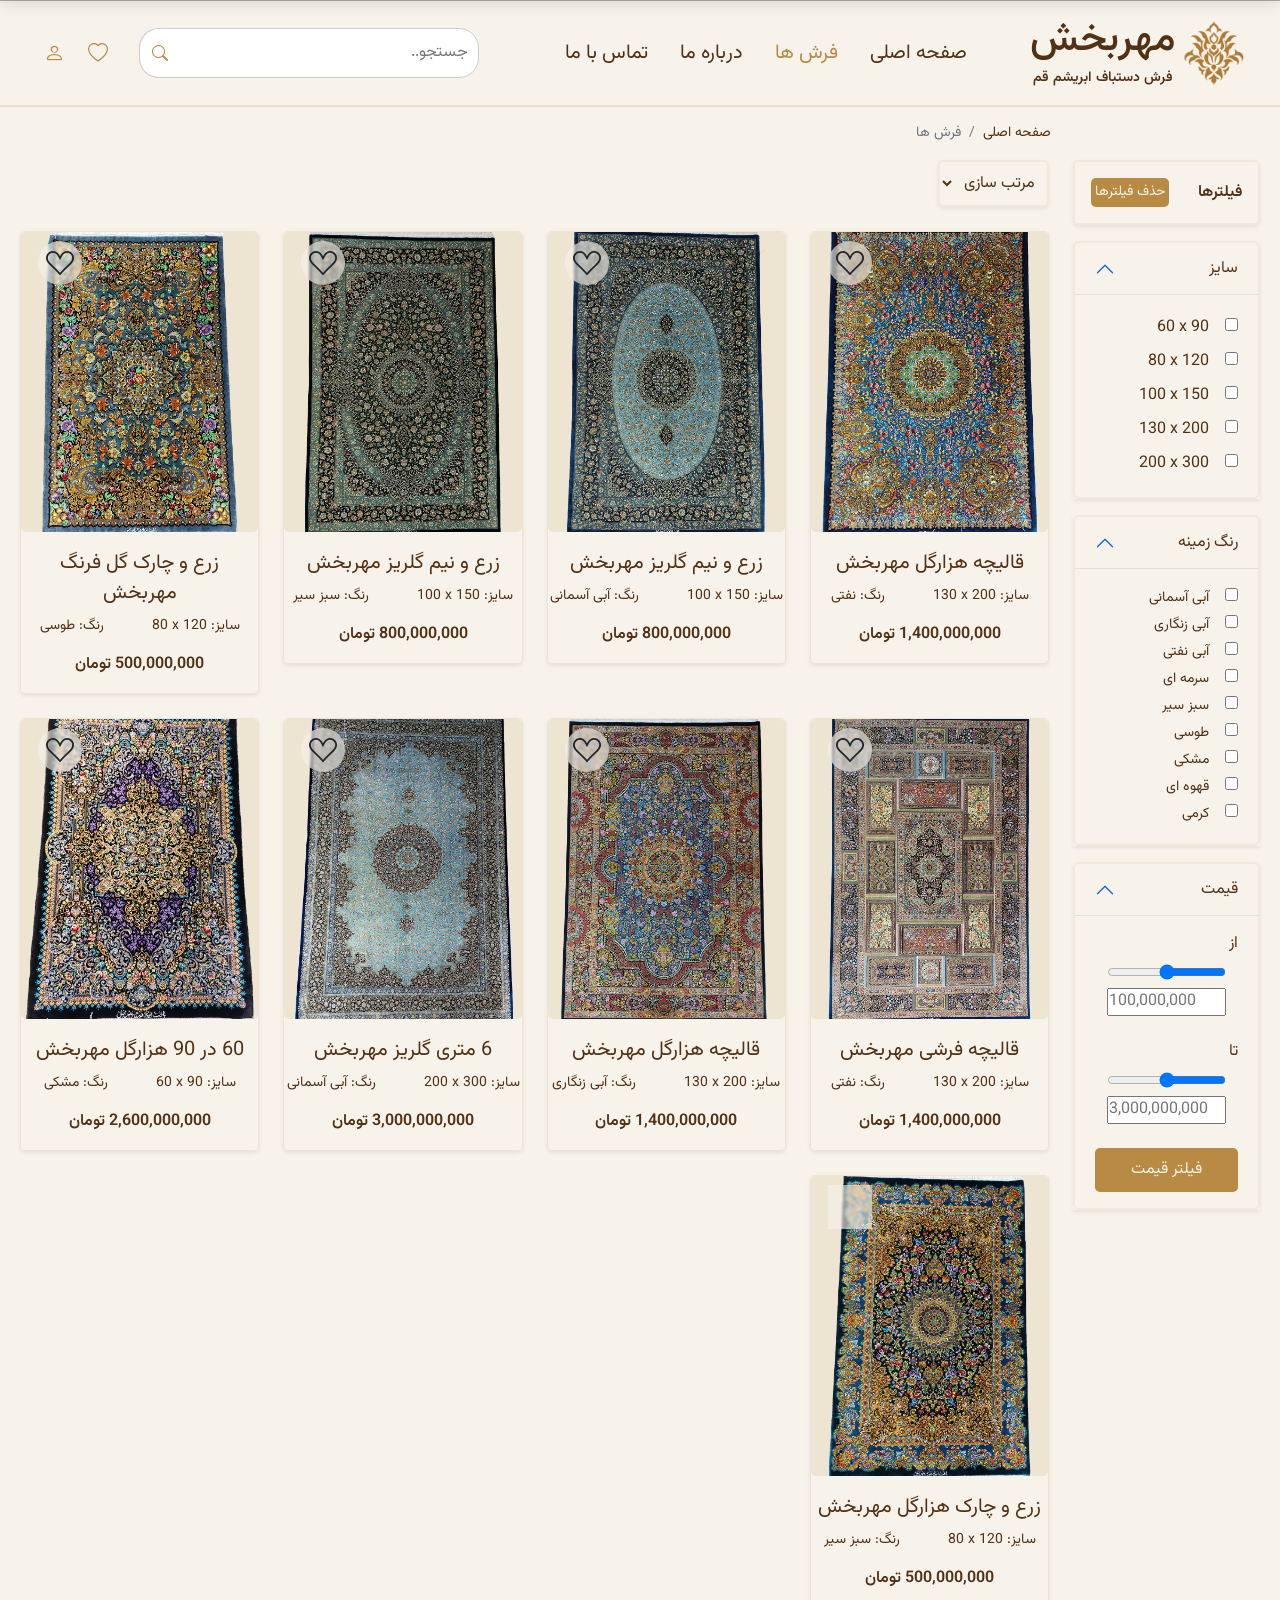
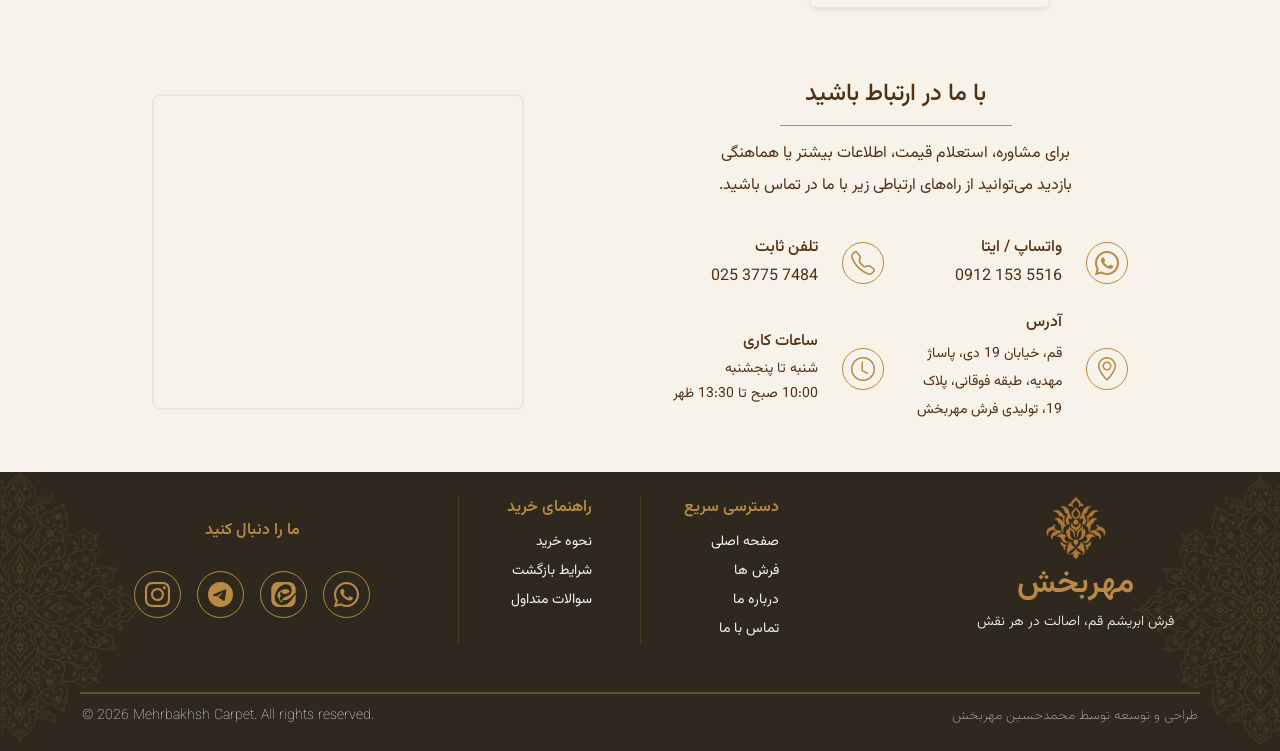
<file: products.html>
<html lang="en" dir="rtl">

<head>
    <meta charset="UTF-8">
    <meta name="viewport" content="width=device-width, initial-scale=1.0">
    <title>فرش ها</title>

    <!-- bootstrap -->
    <link rel="stylesheet" href="assets/css/bootstrap.rtl.css">
    <script src="https://cdn.jsdelivr.net/npm/bootstrap@5.3.8/dist/js/bootstrap.bundle.min.js"
        integrity="sha384-FKyoEForCGlyvwx9Hj09JcYn3nv7wiPVlz7YYwJrWVcXK/BmnVDxM+D2scQbITxI"
        crossorigin="anonymous"></script>

    <!-- style -->
    <link rel="stylesheet" href="assets/css/products.css">

    <!-- icon -->
    <link rel="stylesheet" href="https://cdn.jsdelivr.net/npm/bootstrap-icons@1.13.1/font/bootstrap-icons.min.css">

    <!-- font -->
    <link rel="preconnect" href="https://fonts.googleapis.com">
    <link rel="preconnect" href="https://fonts.gstatic.com" crossorigin>
    <link href="https://fonts.googleapis.com/css2?family=Vazirmatn:wght@100..900&display=swap" rel="stylesheet">

    <!-- favicon -->
    <link rel="shortcut icon" href="assets/imgs/logo.webp" type="image/x-icon">
</head>

<body>
    <!--main nav -->
    <nav class="main_nav px-1 px-sm-3 px-md-4 py-2 py-lg-3">
        <div class="container-fluid">
            <div class="row d-flex align-items-center justify-content-between">

                <div class="col-1 d-lg-none side_btn" onclick="showSidebar()">
                    <i class="bi bi-list fs-4 icon_tooltip" data-tooltip="منو"></i>
                </div>

                <div class="col-8 col-sm-7 col-md-5 col-lg-3 col-xl-2">
                    <!-- logo and brand name -->
                    <div
                        class="d-flex align-items-center justify-content-start justify-content-sm-center justify-content-xl-start">
                        <!-- logo -->
                        <div class="logo">
                            <img src="assets/imgs/logo.webp" width="60px" alt="">
                        </div>

                        <!-- band name -->
                        <div class="brand_name ps-1 ps-sm-2 d-flex flex-column align-items-center">
                            <h1 class="mb-sm-1">مهربخش</h1>
                            <span class="small fw-semibold">فرش دستباف ابریشم قم</span>
                        </div>
                    </div>
                </div>

                <!-- nav links -->
                <div class="col-lg-6 col-xl-5 d-none d-lg-block">
                    <ul class="list-unstyled nav justify-content-center justify-content-xl-end">
                        <li class="nav-item">
                            <a class="nav-link text-color-brown fs-5" href="index.html">صفحه اصلی</a>
                        </li>

                        <li class="nav-item">
                            <a class="nav-link text_gold fs-5" href="products.html">فرش ها</a>
                        </li>

                        <li class="nav-item">
                            <a class="nav-link text-color-brown fs-5" href="#about_us">درباره ما</a>
                        </li>

                        <li class="nav-item">
                            <a class="nav-link text-color-brown fs-5" href="#contact_us">تماس با ما</a>
                        </li>
                    </ul>
                </div>

                <!-- search box -->
                <div class="col-4 d-none d-xl-block">
                    <form class="search_box input-group d-flex justify-content-end">
                        <input type="search" class="search_input" placeholder="جستجو..">
                        <button type="submit" class="btn btn-light search_btn">
                            <i class="bi bi-search text_gold icon_tooltip" data-tooltip="جستجو"></i>
                        </button>
                    </form>
                </div>

                <!-- wishlist and profile -->
                <div class="col-3 col-md-2 col-lg-2 col-xl-1">
                    <ul class="list-unstyled d-flex align-items-center m-0 gap-2 justify-content-end ">
                        <li>
                            <a href="#" class="search_icon extra_navlinks d-block d-xl-none p-2">
                                <i class="bi bi-search d-flex align-items-center fs-5 icon_tooltip" data-tooltip="جستجو"></i>
                            </a>
                        </li>
                        <li>
                            <a href="wishlist.html" class="extra_navlinks d-block p-2">
                                <i class="bi bi-heart d-flex align-items-center fs-5 icon_tooltip" data-tooltip="علاقه‌مندی‌ها"></i>
                            </a>
                        </li>
                        <li>
                            <a href="#" class="extra_navlinks d-block p-2">
                                <i class="bi bi-person d-flex align-items-center fs-5 icon_tooltip" data-tooltip="حساب کاربری"></i>
                            </a>
                        </li>
                    </ul>
                </div>

            </div>
        </div>
    </nav>

    <!-- mini nav  -->
    <nav class="py-1 mini_nav">
        <div class="container">
            <div class="row d-flex align-items-center justify-content-between">

                <div class="col-1 d-lg-none side_btn_mini" onclick="showSidebar()">
                    <i class="bi bi-list fs-4 icon_tooltip" data-tooltip="منو"></i>
                </div>

                <!-- logo and brand name -->
                <div class="col-8 col-sm-7 col-md-5 col-lg-3 col-xl-2">
                    <div
                        class="d-flex align-items-center justify-content-start justify-content-sm-center justify-content-xl-start">
                        <!-- logo -->
                        <div class="mini_logo">
                            <img src="assets/imgs/logo.webp" width="40px" alt="">
                        </div>

                        <!-- band name -->
                        <div class="ps-1 ps-sm-2 ps-2 d-flex flex-column align-items-center">
                            <h2 class="mini_brand_name m-0">مهربخش</h2>
                        </div>
                    </div>
                </div>

                <!-- nav links -->
                <div class="col-lg-5 col-xl-5 d-none d-lg-block">
                    <ul class="list-unstyled nav justify-content-end m-0">
                        <li class="nav-item">
                            <a class="nav-link nav_link_mini text_gold fs-6" href="index.html">صفحه اصلی</a>
                        </li>

                        <li class="nav-item">
                            <a class="nav-link nav_link_mini text-light fs-6" href="products.html">فرش ها</a>
                        </li>

                        <li class="nav-item">
                            <a class="nav-link nav_link_mini text_gold fs-6" href="#about_us">درباره ما</a>
                        </li>

                        <li class="nav-item">
                            <a class="nav-link nav_link_mini text_gold fs-6" href="#contact_us">تماس با ما</a>
                        </li>
                    </ul>
                </div>

                <!-- search box -->
                <div class="col-4 d-none d-xl-flex">
                    <form class="search_box_mini input-group d-flex justify-content-end">
                        <input type="search" class="search_input_mini" placeholder="جستجو..">
                        <button type="submit" class="btn btn-light search_btn_mini">
                            <i class="bi bi-search text_gold icon_tooltip" data-tooltip="جستجو"></i>
                        </button>
                    </form>
                </div>

                <!-- wishlist and profile -->
                <div class="col-3 col-md-2 col-lg-2 col-xl-1">
                    <ul class="list-unstyled d-flex align-items-center justify-content-end m-0 gap-2">
                        <li>
                            <a href="#" class="search_icon_mini extra_navlinks_mini d-block d-xl-none p-2">
                                <i class="bi bi-search d-flex align-items-center fs-6 icon_tooltip" data-tooltip="جستجو"></i>
                            </a>
                        </li>
                        <li>
                            <a href="wishlist.html" class="extra_navlinks_mini d-block p-2">
                                <i class="bi bi-heart d-flex align-items-center fs-6 icon_tooltip" data-tooltip="علاقه‌مندی‌ها"></i>
                            </a>
                        </li>
                        <li>
                            <a href="#" class="extra_navlinks_mini d-block p-2">
                                <i class="bi bi-person d-flex align-items-center fs-6 icon_tooltip" data-tooltip="حساب کاربری"></i>
                            </a>
                        </li>
                    </ul>
                </div>
            </div>
        </div>
    </nav>


    <main>
        <section class="products_page">
            <div class="container-fluid">
                <nav aria-label="breadcrumb" class="pt-3 offset-lg-2 ps-2">
                    <ol class="breadcrumb m-0">
                        <li class="breadcrumb-item"><a href="index.html" class="text-decoration-none">صفحه اصلی</a></li>
                        <li class="breadcrumb-item active breadcrumb_title" aria-current="page">فرش ها</li>
                    </ol>
                </nav>
                <div class="row px-2">

                    <!-- filter  -->
                    <div class="products_filter col-2 d-none d-lg-block">

                        <div
                            class="product_filter_title p-3 my-3 shadow-sm d-flex justify-content-between align-items-center flex-wrap gap-2">
                            <span class="fw-semibold">فیلترها</span>
                            <button class="small filterByPriceBtn p-1" onclick="removeFilters()">حذف فیلترها</button>
                        </div>

                        <div class="product_filter_item accordion mb-3 shadow-sm" id="filter_size">
                            <div class="accordion-item">
                                <h2 class="accordion-header">
                                    <button class="accordion-button" type="button" data-bs-toggle="collapse"
                                        data-bs-target="#collapseSize" aria-expanded="true"
                                        aria-controls="collapseSize">
                                        سایز
                                    </button>
                                </h2>
                                <div id="collapseSize" class="accordion-collapse collapse show"
                                    data-bs-parent="#filter_size">
                                    <div class="accordion-body">
                                        <ul id="filterBySize" class="list-unstyled d-flex flex-column m-0 filterBySize">
                                            <li>
                                                <div class="filter_size_link gap-3">
                                                    <input type="checkbox" value="60 x 90" id="size_poshti">
                                                    <label for="size_poshti" class="ltr">60 x 90</label>
                                                </div>
                                            </li>

                                            <li>
                                                <div class="filter_size_link gap-3">
                                                    <input type="checkbox" value="80 x 120" id="size_zarcharak">
                                                    <label for="size_zarcharak" class="ltr">80 x 120</label>
                                                </div>
                                            </li>

                                            <li>
                                                <div class="filter_size_link gap-3">
                                                    <input type="checkbox" value="100 x 150" id="size_zarnim">
                                                    <label for="size_zarnim" class="ltr">100 x 150</label>
                                                </div>
                                            </li>

                                            <li>
                                                <div class="filter_size_link gap-3">
                                                    <input type="checkbox" value="130 x 200" id="size_ghaliche">
                                                    <label for="size_ghaliche" class="ltr">130 x 200</label>
                                                </div>
                                            </li>

                                            <li>
                                                <div class="filter_size_link gap-3">
                                                    <input type="checkbox" value="200 x 300" id="size_6metri">
                                                    <label for="size_6metri" class="ltr">200 x 300</label>
                                                </div>
                                            </li>
                                        </ul>
                                    </div>
                                </div>
                            </div>
                        </div>

                        <div class="product_filter_item accordion mb-3 shadow-sm" id="filter_color">
                            <div class="accordion-item">
                                <h2 class="accordion-header">
                                    <button class="accordion-button" type="button" data-bs-toggle="collapse"
                                        data-bs-target="#collapseColor" aria-expanded="true"
                                        aria-controls="collapseColor">
                                        رنگ زمینه
                                    </button>
                                </h2>
                                <div id="collapseColor" class="accordion-collapse collapse show"
                                    data-bs-parent="#filter_color">
                                    <div class="accordion-body">
                                        <ul class="list-unstyled d-flex flex-column m-0 filterByColor"
                                            id="filterByColor">
                                            <li>
                                                <div class="filter_color_link gap-3">
                                                    <input type="checkbox" value="skyblue" id="sky_blue">
                                                    <label for="sky_blue">آبی آسمانی</label>
                                                </div>
                                            </li>

                                            <li>
                                                <div class="filter_color_link gap-3">
                                                    <input type="checkbox" value="darkcyan" id="zangari_blue">
                                                    <label for="zangari_blue">آبی زنگاری</label>
                                                </div>
                                            </li>

                                            <li>
                                                <div class="filter_color_link gap-3">
                                                    <input type="checkbox" value="navy" id="navy">
                                                    <label for="navy">آبی نفتی</label>
                                                </div>
                                            </li>

                                            <li>
                                                <div class="filter_color_link gap-3">
                                                    <input type="checkbox" value="dark_blue" id="dark_blue">
                                                    <label for="dark_blue">سرمه ای</label>
                                                </div>
                                            </li>

                                            <li>
                                                <div class="filter_color_link gap-3">
                                                    <input type="checkbox" value="darkslategrey" id="dark_green">
                                                    <label for="dark_green">سبز سیر</label>
                                                </div>
                                            </li>

                                            <li>
                                                <div class="filter_color_link gap-3">
                                                    <input type="checkbox" value="gray" id="gray">
                                                    <label for="gray">طوسی</label>
                                                </div>
                                            </li>

                                            <li>
                                                <div class="filter_color_link gap-3">
                                                    <input type="checkbox" value="black" id="black">
                                                    <label for="black">مشکی</label>
                                                </div>
                                            </li>

                                            <li>
                                                <div class="filter_color_link gap-3">
                                                    <input type="checkbox" value="dark-brown" id="dark_brown">
                                                    <label for="dark_brown">قهوه ای</label>
                                                </div>
                                            </li>

                                            <li>
                                                <div class="filter_color_link gap-3">
                                                    <input type="checkbox" value="wheat" id="wheat">
                                                    <label for="wheat">کرمی</label>
                                                </div>
                                            </li>


                                        </ul>
                                    </div>
                                </div>
                            </div>
                        </div>

                        <div class="product_filter_item accordion mb-3 shadow-sm" id="filter_price">
                            <div class="accordion-item">
                                <h2 class="accordion-header">
                                    <button class="accordion-button" type="button" data-bs-toggle="collapse"
                                        data-bs-target="#collapsePrice" aria-expanded="true"
                                        aria-controls="collapsePrice">
                                        قیمت
                                    </button>
                                </h2>
                                <div id="collapsePrice" class="accordion-collapse collapse show"
                                    data-bs-parent="#filter_price">
                                    <div class="accordion-body">
                                        <div class="d-flex flex-column pb-4">
                                            <label for="minPrice" class="price_label">از</label>
                                            <input class="py-2 col-12 col-xl-10 mx-auto" type="range" id="price_range1">
                                            <input class="col-12 col-xl-10 mx-auto price_number" type="number"
                                                id="minPrice" placeholder="100,000,000" min="0">
                                        </div>

                                        <div class="d-flex flex-column ">
                                            <label for="maxPrice" class="price_label">تا</label>
                                            <input class="py-2 col-12 col-xl-10 mx-auto" type="range" id="price_range2"
                                                min="0">
                                            <input class="col-12 col-xl-10 mx-auto price_number" type="number"
                                                id="maxPrice" placeholder="3,000,000,000" min="0">
                                        </div>

                                        <button id="filterByPriceBtn" class="filterByPriceBtn w-100 mt-4">فیلتر
                                            قیمت</button>
                                    </div>
                                </div>
                            </div>
                        </div>
                    </div>

                    <!-- products  -->
                    <div class="products_box col-12 col-lg-10">
                        <div class="products_box_header py-3 d-flex align-items-center">
                            <div id="sidebarFilter" class="products_box_header_item shadow-sm me-3 d-block d-lg-none "
                                onclick="showFilter()">
                                <i class="bi bi-funnel"></i>
                                <span>فیلتر</span>
                            </div>
                            <select name="sort" id="sort" class="products_box_header_item shadow-sm">
                                <option value="sort" selected>مرتب سازی</option>
                                <option value="cheap">ارزان ترین</option>
                                <option value="expensive">گران ترین</option>
                            </select>
                        </div>

                        <div class="products_container w-100 pb-5 pt-2">
                            <div class="row products_container_row g-2 g-sm-4">

                                <!-- products loaded here  -->

                            </div>
                        </div>
                    </div>
                </div>
            </div>
        </section>

        <!-- contact us -->
        <section id="contact_us" class="contact_us mb-4 py-lg-4 ">
            <div class="container">
                <div
                    class="row align-items-center justify-content-center justify-content-lg-between justify-content-xl-around g-sm-5 g-lg-0">
                    <div class="col-12 col-sm-11 col-md-8 col-lg-6 col-xl-5">
                        <div class="d-flex flex-column align-items-center justify-content-center">
                            <span class="h4 contact_us_title">با ما در ارتباط باشید</span>
                            <div class="line my-2 w-50"></div>
                            <p class="contact_us_detail text-center lh-lg py-1 col-xl-10 col-xxl-9 mb-0 mb-lg-2"> برای
                                مشاوره، استعلام قیمت، اطلاعات بیشتر یا هماهنگی
                                بازدید می‌توانید از راه‌های ارتباطی زیر با ما در تماس باشید.</p>
                        </div>

                        <div class="row pt-4 g-4 mb-4 mb-sm-0">
                            <div class="col-12 col-sm-6 d-flex align-items-center">
                                <div class="d-flex align-items-center gap-3 gap-sm-4">
                                    <div class="contact_us_phone p-2">
                                        <i class="bi bi-whatsapp text_gold fs-4"></i>
                                    </div>
                                    <div class="d-flex flex-column">
                                        <span class="h6 contact_us_item_title">واتساپ / ایتا</span>
                                        <span class="bold ltr contact_us_item_number">0912 153 5516</span>
                                    </div>
                                </div>
                            </div>

                            <div class="col-12 col-sm-6 d-flex align-items-center">
                                <div class="d-flex align-items-center gap-4 ">
                                    <div class="contact_us_phone p-2">
                                        <i class="bi bi-telephone text_gold fs-4"></i>
                                    </div>
                                    <div class="d-flex flex-column">
                                        <span class="h6 contact_us_item_title">تلفن ثابت</span>
                                        <span class="bold ltr contact_us_item_number">025 3775 7484</span>
                                    </div>
                                </div>
                            </div>

                            <div class="col-9 col-sm-6 d-flex align-items-center order-2 order-sm-1">
                                <div class="d-flex align-items-center gap-4">
                                    <div class="contact_us_phone p-2">
                                        <i class="bi bi-geo-alt text_gold fs-4"></i>
                                    </div>
                                    <div class="d-flex flex-column">
                                        <span class="h6 contact_us_item_title">آدرس</span>
                                        <span class="small lh-lg contact_us_item_detail">قم، خیابان 19 دی، پاساژ مهدیه،
                                            طبقه فوقانی، پلاک 19،
                                            تولیدی فرش
                                            مهربخش</span>
                                    </div>
                                </div>
                            </div>

                            <div class="col-12 col-sm-6 d-flex align-items-center order-1 order-sm-2">
                                <div class="d-flex align-items-center gap-4">
                                    <div class="contact_us_phone p-2">
                                        <i class="bi bi-clock text_gold fs-4"></i>
                                    </div>
                                    <div class="d-flex flex-column">
                                        <span class="h6 contact_us_detail_item">ساعات کاری</span>
                                        <span class="small bold mb-1 contact_us_item_title">شنبه تا پنجشنبه</span>
                                        <span class="small bold contact_us_item_detail">10:00 صبح تا 13:30 ظهر</span>
                                    </div>
                                </div>
                            </div>

                        </div>
                    </div>

                    <div class="col-9 col-md-8 col-lg-5 col-xl-4">
                        <div class=" d-flex justify-content-center map p-2 p-lg-3">
                            <iframe title="map-iframe"
                                src="https://neshan.org/maps/iframe/places/61d1ba69313bbf83d821fd987650c64e#c34.646-50.887-20z-0p/34.6462736734398/50.88631746629694"
                                width="450" height="280" allowFullScreen loading="lazy"></iframe>
                        </div>
                    </div>
                </div>
            </div>
        </section>
    </main>


    <!-- footer -->
    <footer class="py-4 position-relative">
        <div class="container">
            <div class="row d-flex justify-content-center g-4 g-md-5 g-md-0">
                <div class="col-6 col-md-4 p-0">
                    <div
                        class="col-7 col-sm-12 d-flex justify-content-start justify-content-sm-center justify-content-md-start">
                        <div class="ms-0 ms-lg-5 d-flex flex-column align-items-center justify-content-center">
                            <img src="assets/imgs/logo.webp" width="60px" alt="">
                            <span class="text_gold fs-2 fw-semibold pb-1">مهربخش</span>
                            <span class="col-11 col-sm-12 text-center small fw-light">فرش ابریشم قم، اصالت در هر
                                نقش</span>
                        </div>
                    </div>
                </div>

                <div class="col-12 col-md-4 order-2 order-md-1">
                    <div class="row">
                        <div class="col-6 footer_links_col">
                            <div class="d-flex justify-content-center">
                                <div class="footer_links">
                                    <span class="d-block text_gold pb-2 fw-semibold ">دسترسی سریع</span>
                                    <ul class="list-unstyled small m-0">
                                        <li class="py-1">
                                            <a href="index.html" class="footer_link_item">صفحه اصلی</a>
                                        </li>
                                        <li class="py-1">
                                            <a href="products.html" class="footer_link_item">فرش ها</a>
                                        </li>
                                        <li class="py-1">
                                            <a href="#about_us" class="footer_link_item">درباره ما</a>
                                        </li>
                                        <li class="py-1">
                                            <a href="#contact_us" class="footer_link_item">تماس با ما</a>
                                        </li>
                                    </ul>
                                </div>
                            </div>
                        </div>

                        <div class="col-6 footer_links_col px-2">
                            <div class="d-flex justify-content-center">
                                <div class="footer_links">
                                    <span class="d-block text_gold pb-2 fw-semibold ">راهنمای خرید</span>
                                    <ul class="list-unstyled small">
                                        <li class="py-1">
                                            <a href="" class="footer_link_item">نحوه خرید</a>
                                        </li>
                                        <li class="py-1">
                                            <a href="" class="footer_link_item">شرایط بازگشت</a>
                                        </li>
                                        <li class="py-1">
                                            <a href="" class="footer_link_item">سوالات متداول</a>
                                        </li>
                                    </ul>
                                </div>
                            </div>
                        </div>
                    </div>
                </div>

                <div
                    class="col-3 col-sm-6 col-md-4 order-1 order-md-2 d-flex align-items-center justify-content-center p-0">
                    <div class="footer_links_social d-flex flex-column align-items-center">
                        <span class="d-block text_gold pb-3 pb-md-4 fw-semibold">ما را دنبال کنید</span>
                        <ul class="list-unstyled nav gap-2 gap-lg-3 justify-content-center">
                            <li class="py-1">
                                <a href="https://wa.me/989100562098" class="social_link_item" target="_blank">
                                    <div>
                                        <i class="bi bi-whatsapp footer_icon icon_tooltip" data-tooltip="واتساپ"></i>
                                    </div>
                                </a>
                            </li>
                            <li class="py-1">
                                <a href="https://eitaa.com/hossein_mehrbakhsh" class="social_link_item" target="_blank">
                                    <div>
                                        <svg class="footer_svg icon_tooltip" data-tooltip="ایتا" height="25" viewBox="5.312 -.192 501.099 512.323"
                                            width="25" xmlns="http://www.w3.org/2000/svg" fill="currentColor">
                                            <path
                                                d="m127.317 510.763a141.312 141.312 0 0 1 -49.749-17.707c-34.56-19.819-60.352-55.317-68.629-94.421-3.221-15.296-3.627-34.624-3.2-153.749.405-128.193.106-121.579 6.208-142.699 3.029-10.517 11.456-28.587 17.557-37.696 22.507-33.494 55.616-54.998 96.64-62.784 8.192-1.557 20.053-1.707 129.195-1.707 133.355 0 128.96-.192 150.741 6.699a145.216 145.216 0 0 1 92.032 89.259c7.04 19.989 7.381 23.189 7.872 75.84l.427 47.573-8.341 5.717c-11.904 8.128-27.52 22.613-49.408 45.867-25.216 26.795-50.688 51.627-63.616 62.016-27.925 22.421-53.504 35.221-79.488 39.765-13.525 2.347-35.883 1.429-49.109-2.027-11.797-3.072-11.029-3.584-15.488 9.899a135.573 135.573 0 0 0 -6.784 32.981l-.661 8.683-3.115-.64c-25.92-5.141-51.605-27.413-61.525-53.333a76.437 76.437 0 0 1 -5.547-26.005l-.341-7.253-6.592-6.059c-13.739-12.587-22.677-27.989-25.493-43.968-4.523-25.451 7.253-54.229 32.811-80.128 26.965-27.371 66.709-48.853 105.664-57.173 14.037-2.987 38.784-3.776 51.264-1.6 24.277 4.224 44.096 16.491 56.427 34.965 3.883 5.781 4.16 6.613 3.776 11.84a17.323 17.323 0 0 1 -3.904 10.517c-9.92 13.888-39.424 28.757-71.168 35.84-56 12.48-91.605-3.029-86.037-37.525.555-3.477.853-6.485.661-6.677-.683-.683-6.251 2.219-12.267 6.4-10.219 7.125-19.264 20.992-22.4 34.283-.768 3.328-1.067 8.661-.725 13.867.427 7.061 1.131 9.685 4.096 15.701 1.963 3.968 5.867 9.6 8.704 12.565l5.12 5.355-2.048 2.603a103.36 103.36 0 0 0 -14.443 25.963 77.547 77.547 0 0 0 -2.24 38.72c2.197 9.835 8.981 23.36 15.765 31.317 5.163 6.08 17.003 16.299 18.901 16.299.512 0 .939-1.024.939-2.261.021-4.907 3.925-20.757 6.955-28.309 9.024-22.571 28.821-41.813 60.16-58.453 5.227-2.773 20.309-10.027 33.536-16.149 29.013-13.44 44.864-21.653 53.568-27.84 25.088-17.771 40.597-44.053 45.653-77.333 1.835-12.16 1.835-34.859 0-47.083-7.851-52.011-46.827-87.381-102.784-93.227-62.4-6.549-141.824 41.664-190.763 115.776-23.808 36.053-39.893 76.053-46.656 116.117-2.624 15.531-3.605 44.373-1.984 58.667 4.117 36.352 17.536 65.664 40.597 88.661a139.328 139.328 0 0 0 39.893 28.011c50.517 24.107 106.453 24.64 155.627 1.515 21.248-10.005 42.112-25.515 64.491-48 21.76-21.867 36.48-40.107 76.629-95.104 22.187-30.357 39.765-50.517 48.469-55.573l3.2-1.835-.405 65.941c-.384 63.851-.469 66.283-2.624 75.968-12.8 57.131-54.187 98.901-110.827 111.829l-9.984 2.283-123.2.213c-100.992.171-124.8-.043-132.053-1.195z" />
                                        </svg>
                                    </div>
                                </a>
                            </li>
                            <li class="py-1">
                                <a href="https://t.me/hossein_mehrbakhsh" class="social_link_item" target="_blank">
                                    <div>
                                        <i class="bi bi-telegram footer_icon icon_tooltip" data-tooltip="تلگرام"></i>
                                    </div>
                                </a>
                            </li>
                            <li class="py-1">
                                <a href="https://www.instagram.com/mehrbakhsh_carpet/" class="social_link_item"
                                    target="_blank">
                                    <div>
                                        <i class="bi bi-instagram footer_icon icon_tooltip" data-tooltip="اینستاگرام"></i>
                                    </div>
                                </a>
                            </li>
                        </ul>
                    </div>
                </div>
            </div>

            <div class="row d-flex justify-content-between align-items-center pt-2 mt-4 mt-md-5 g-1 footer_bottom">
                <span class="col-12 col-sm-6 small fw-lighter order-2 order-sm-1">طراحی و توسعه توسط محمدحسین
                    مهربخش</span>
                <span class="col-12 col-sm-6 small fw-lighter order-1 order-sm-2 ltr">© 2026 Mehrbakhsh Carpet. All
                    rights reserved.</span>
            </div>
        </div>

        <div class="footer_background1 position-absolute end-0 top-0">
            <img src="assets/imgs/footer_background.webp" width="150px" alt="">
        </div>

        <div class="footer_background2 position-absolute start-0 top-0">
            <img src="assets/imgs/footer_background.webp" width="150px" alt="">
        </div>
    </footer>


    <!-- side bar -->
    <div class="side_bar_container position-fixed top-0 start-0 d-lg-none"></div>

    <!-- filter side bar for mobile -->
    <div class="filterContainerSide position-fixed d-xl-none">
        <!-- filter-->
        <div class="row">
            <div class="side_bar col-10 col-sm-7 col-md-6 d-flex flex-column align-items-start position-relative ps-4">
                <div
                    class="col-10 product_filter_title p-3 my-3 shadow-sm d-flex justify-content-between align-items-center flex-wrap">
                    <span class="fw-semibold">فیلترها</span>
                    <button class="filterByPriceBtn" onclick="removeFilters() ;closeFilterSide()">حذف فیلترها</button>
                </div>

                <div class="col-10 product_filter_item accordion mb-3 shadow-sm" id="filter_size">
                    <div class="accordion-item">
                        <h2 class="accordion-header">
                            <button class="accordion-button" type="button" data-bs-toggle="collapse"
                                data-bs-target="#collapseSize" aria-expanded="true" aria-controls="collapseSize">
                                سایز
                            </button>
                        </h2>
                        <div id="collapseSize" class="accordion-collapse collapse show" data-bs-parent="#filter_size">
                            <div class="accordion-body">
                                <ul id="filterBySizeSide" class="list-unstyled d-flex flex-column m-0 filterBySize">
                                    <li>
                                        <div class="filter_size_link gap-3">
                                            <input type="checkbox" value="60 x 90" id="size_poshti_side">
                                            <label for="size_poshti_side" class="ltr">60 x 90</label>
                                        </div>
                                    </li>

                                    <li>
                                        <div class="filter_size_link gap-3">
                                            <input type="checkbox" value="80 x 120" id="size_zarcharak_side">
                                            <label for="size_zarcharak_side" class="ltr">80 x 120</label>
                                        </div>
                                    </li>

                                    <li>
                                        <div class="filter_size_link gap-3">
                                            <input type="checkbox" value="100 x 150" id="size_zarnim_side">
                                            <label for="size_zarnim_side" class="ltr">100 x 150</label>
                                        </div>
                                    </li>

                                    <li>
                                        <div class="filter_size_link gap-3">
                                            <input type="checkbox" value="130 x 200" id="size_ghaliche_side">
                                            <label for="size_ghaliche_side" class="ltr">130 x 200</label>
                                        </div>
                                    </li>

                                    <li>
                                        <div class="filter_size_link gap-3">
                                            <input type="checkbox" value="200 x 300" id="size_6metri_side">
                                            <label for="size_6metri_side" class="ltr">200 x 300</label>
                                        </div>
                                    </li>
                                </ul>
                            </div>
                        </div>
                    </div>
                </div>

                <div class="col-10 product_filter_item accordion mb-3 shadow-sm" id="filter_color">
                    <div class="accordion-item">
                        <h2 class="accordion-header">
                            <button class="accordion-button" type="button" data-bs-toggle="collapse"
                                data-bs-target="#collapseColor" aria-expanded="true" aria-controls="collapseColor">
                                رنگ زمینه
                            </button>
                        </h2>
                        <div id="collapseColor" class="accordion-collapse collapse show" data-bs-parent="#filter_color">
                            <div class="accordion-body">
                                <ul class="list-unstyled d-flex flex-column m-0 filterByColor" id="filterByColorSide">
                                    <li>
                                        <div class="filter_color_link gap-3">
                                            <input type="checkbox" value="skyblue" id="sky_blue_side">
                                            <label for="sky_blue_side">آبی آسمانی</label>
                                        </div>
                                    </li>

                                    <li>
                                        <div class="filter_color_link gap-3">
                                            <input type="checkbox" value="darkcyan" id="zangari_blue_side">
                                            <label for="zangari_blue_side">آبی زنگاری</label>
                                        </div>
                                    </li>

                                    <li>
                                        <div class="filter_color_link gap-3">
                                            <input type="checkbox" value="navy" id="navy_side">
                                            <label for="navy_side">آبی نفتی</label>
                                        </div>
                                    </li>

                                    <li>
                                        <div class="filter_color_link gap-3">
                                            <input type="checkbox" value="dark_blue" id="dark_blue_side">
                                            <label for="dark_blue_side">سرمه ای</label>
                                        </div>
                                    </li>

                                    <li>
                                        <div class="filter_color_link gap-3">
                                            <input type="checkbox" value="darkslategrey" id="dark_green_side">
                                            <label for="dark_green_side">سبز سیر</label>
                                        </div>
                                    </li>

                                    <li>
                                        <div class="filter_color_link gap-3">
                                            <input type="checkbox" value="gray" id="gray_side">
                                            <label for="gray_side">طوسی</label>
                                        </div>
                                    </li>

                                    <li>
                                        <div class="filter_color_link gap-3">
                                            <input type="checkbox" value="black" id="black_side">
                                            <label for="black_side">مشکی</label>
                                        </div>
                                    </li>

                                    <li>
                                        <div class="filter_color_link gap-3">
                                            <input type="checkbox" value="dark-brown" id="dark_brown_side">
                                            <label for="dark_brown_side">قهوه ای</label>
                                        </div>
                                    </li>

                                    <li>
                                        <div class="filter_color_link gap-3">
                                            <input type="checkbox" value="wheat" id="wheat_side">
                                            <label for="wheat_side">کرمی</label>
                                        </div>
                                    </li>


                                </ul>
                            </div>
                        </div>
                    </div>
                </div>

                <div class="col-10 product_filter_item accordion mb-3 shadow-sm" id="filter_price">
                    <div class="accordion-item">
                        <h2 class="accordion-header">
                            <button class="accordion-button" type="button" data-bs-toggle="collapse"
                                data-bs-target="#collapsePrice" aria-expanded="true" aria-controls="collapsePrice">
                                قیمت
                            </button>
                        </h2>
                        <div id="collapsePrice" class="accordion-collapse collapse show" data-bs-parent="#filter_price">
                            <div class="accordion-body">
                                <div class="d-flex flex-column pb-4">
                                    <label for="minPriceSide" class="price_label">از</label>
                                    <input class="py-2 col-12 col-xl-10 mx-auto" type="range" id="price_range1">
                                    <input class="col-12 col-xl-10 mx-auto price_number" type="number" id="minPriceSide"
                                        placeholder="100,000,000" min="0">
                                </div>

                                <div class="d-flex flex-column ">
                                    <label for="maxPriceSide" class="price_label">تا</label>
                                    <input class="py-2 col-12 col-xl-10 mx-auto" type="range" id="price_range2" min="0">
                                    <input class="col-12 col-xl-10 mx-auto price_number" type="number" id="maxPriceSide"
                                        placeholder="3,000,000,000" min="0">
                                </div>

                                <button id="filterByPriceBtnSide" class="filterByPriceBtn w-100 mt-4">فیلتر
                                    قیمت</button>
                            </div>
                        </div>
                    </div>
                </div>

                <button class="btn btn-close position-absolute top-0 end-0 m-3 p-3"
                    onclick="closeFilterSide()"></button>
            </div>
        </div>
    </div>


    <script src="assets/js/carpets_data.js"></script>
    <script src="assets/js/products.js"></script>
</body>

</html>
</file>
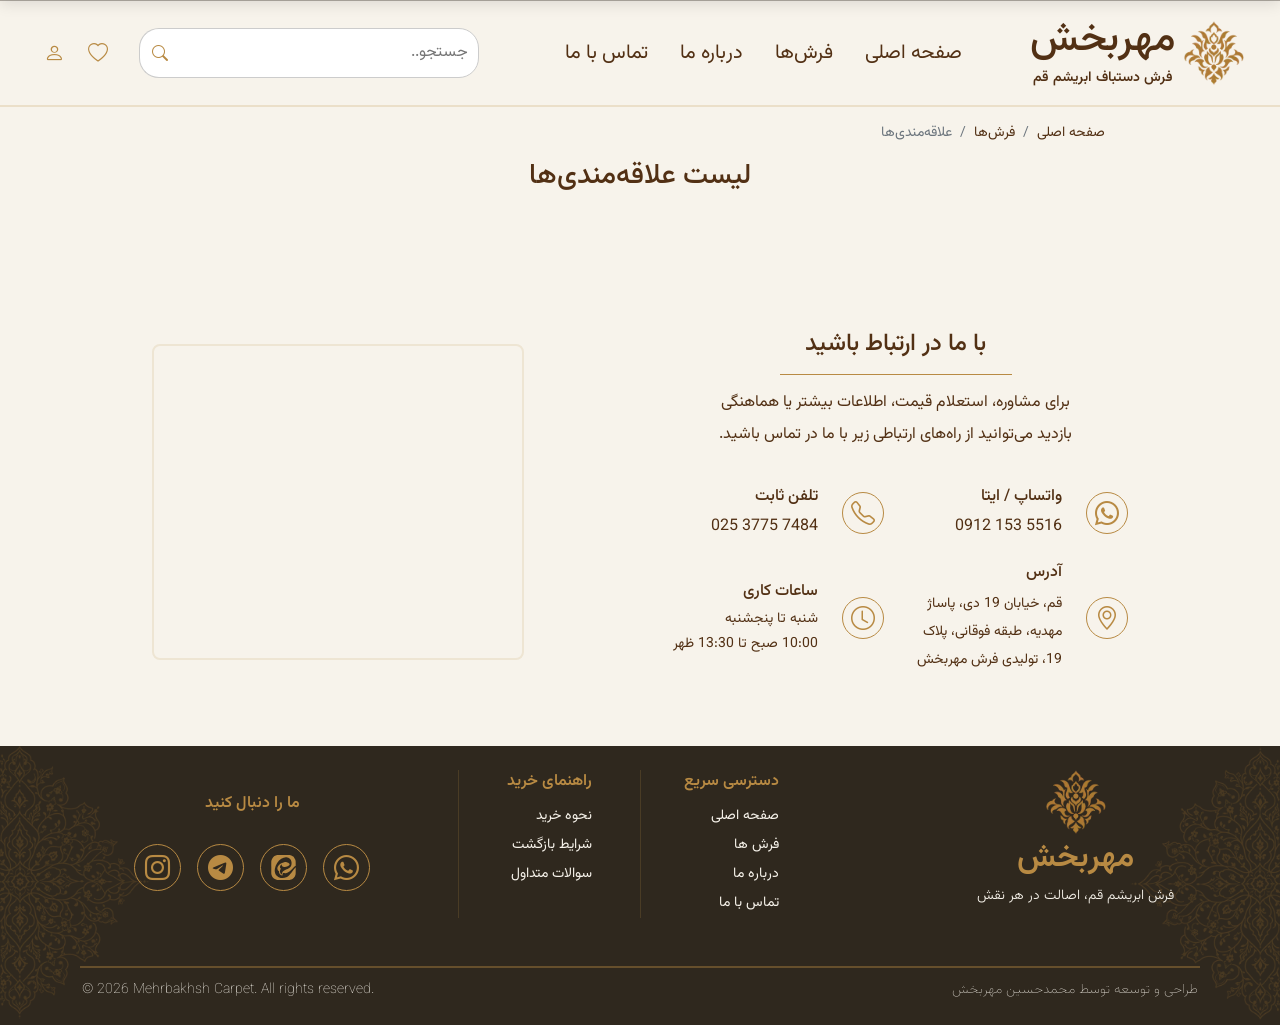
<file: wishlist.html>
<html lang="en" dir="rtl">

<head>
    <meta charset="UTF-8">
    <meta name="viewport" content="width=device-width, initial-scale=1.0">
    <title>فرش ها</title>

    <!-- bootstrap -->
    <link rel="stylesheet" href="assets/css/bootstrap.rtl.css">
    <script src="https://cdn.jsdelivr.net/npm/bootstrap@5.3.8/dist/js/bootstrap.bundle.min.js"
        integrity="sha384-FKyoEForCGlyvwx9Hj09JcYn3nv7wiPVlz7YYwJrWVcXK/BmnVDxM+D2scQbITxI"
        crossorigin="anonymous"></script>

    <!-- style -->
    <link rel="stylesheet" href="assets/css/wishlist.css">

    <!-- icon -->
    <link rel="stylesheet" href="https://cdn.jsdelivr.net/npm/bootstrap-icons@1.13.1/font/bootstrap-icons.min.css">

    <!-- font -->
    <link rel="preconnect" href="https://fonts.googleapis.com">
    <link rel="preconnect" href="https://fonts.gstatic.com" crossorigin>
    <link href="https://fonts.googleapis.com/css2?family=Vazirmatn:wght@100..900&display=swap" rel="stylesheet">

    <!-- favicon -->
    <link rel="shortcut icon" href="assets/imgs/logo.webp" type="image/x-icon">
</head>

<body>
    <!--main nav -->
    <nav class="main_nav px-1 px-sm-3 px-md-4 py-2 py-lg-3">
        <div class="container-fluid">
            <div class="row d-flex align-items-center justify-content-between">

                <div class="col-1 d-lg-none side_btn" onclick="showSidebar()">
                    <i class="bi bi-list fs-4 icon_tooltip" data-tooltip="منو"></i>
                </div>

                <div class="col-8 col-sm-7 col-md-5 col-lg-3 col-xl-2">
                    <!-- logo and brand name -->
                    <div
                        class="d-flex align-items-center justify-content-start justify-content-sm-center justify-content-xl-start">
                        <!-- logo -->
                        <div class="logo">
                            <img src="assets/imgs/logo.webp" width="60px" alt="">
                        </div>

                        <!-- band name -->
                        <div class="brand_name ps-1 ps-sm-2 d-flex flex-column align-items-center">
                            <h1 class="mb-sm-1">مهربخش</h1>
                            <span class="small fw-semibold">فرش دستباف ابریشم قم</span>
                        </div>
                    </div>
                </div>

                <!-- nav links -->
                <div class="col-lg-6 col-xl-5 d-none d-lg-block">
                    <ul class="list-unstyled nav justify-content-center justify-content-xl-end">
                        <li class="nav-item">
                            <a class="nav-link text-color-brown fs-5" href="index.html">صفحه اصلی</a>
                        </li>

                        <li class="nav-item">
                            <a class="nav-link text-color-brown fs-5" href="products.html">فرش‌ها</a>
                        </li>

                        <li class="nav-item">
                            <a class="nav-link text-color-brown fs-5" href="#about_us">درباره ما</a>
                        </li>

                        <li class="nav-item">
                            <a class="nav-link text-color-brown fs-5" href="#contact_us">تماس با ما</a>
                        </li>
                    </ul>
                </div>

                <!-- search box -->
                <div class="col-4 d-none d-xl-block">
                    <form class="search_box input-group d-flex justify-content-end">
                        <input type="search" class="search_input" placeholder="جستجو..">
                        <button type="submit" class="btn btn-light search_btn">
                            <i class="bi bi-search text_gold icon_tooltip" data-tooltip="جستجو"></i>
                        </button>
                    </form>
                </div>

                <!-- wishlist and profile -->
                <div class="col-3 col-md-2 col-lg-2 col-xl-1">
                    <ul class="list-unstyled d-flex align-items-center m-0 gap-2 justify-content-end ">
                        <li>
                            <a href="#" class="search_icon extra_navlinks d-block d-xl-none p-2">
                                <i class="bi bi-search d-flex align-items-center fs-5 icon_tooltip"
                                    data-tooltip="جستجو"></i>
                            </a>
                        </li>
                        <li>
                            <a href="#" class="extra_navlinks d-block p-2">
                                <i class="bi bi-heart d-flex align-items-center fs-5 text_gold icon_tooltip"
                                    data-tooltip="علاقه‌مندی‌ها"></i>
                            </a>
                        </li>
                        <li>
                            <a href="#" class="extra_navlinks d-block p-2">
                                <i class="bi bi-person d-flex align-items-center fs-5 icon_tooltip"
                                    data-tooltip="حساب کاربری"></i>
                            </a>
                        </li>
                    </ul>
                </div>

            </div>
        </div>
    </nav>

    <!-- mini nav  -->
    <nav class="py-1 mini_nav">
        <div class="container">
            <div class="row d-flex align-items-center justify-content-between">

                <div class="col-1 d-lg-none side_btn_mini" onclick="showSidebar()">
                    <i class="bi bi-list fs-4 icon_tooltip" data-tooltip="منو"></i>
                </div>

                <!-- logo and brand name -->
                <div class="col-8 col-sm-7 col-md-5 col-lg-3 col-xl-2">
                    <div
                        class="d-flex align-items-center justify-content-start justify-content-sm-center justify-content-xl-start">
                        <!-- logo -->
                        <div class="mini_logo">
                            <img src="assets/imgs/logo.webp" width="40px" alt="">
                        </div>

                        <!-- band name -->
                        <div class="ps-1 ps-sm-2 ps-2 d-flex flex-column align-items-center">
                            <h2 class="mini_brand_name m-0">مهربخش</h2>
                        </div>
                    </div>
                </div>

                <!-- nav links -->
                <div class="col-lg-5 col-xl-5 d-none d-lg-block">
                    <ul class="list-unstyled nav justify-content-end m-0">
                        <li class="nav-item">
                            <a class="nav-link nav_link_mini text_gold fs-6" href="index.html">صفحه اصلی</a>
                        </li>

                        <li class="nav-item">
                            <a class="nav-link nav_link_mini text_gold fs-6" href="products.html">فرش‌ها</a>
                        </li>

                        <li class="nav-item">
                            <a class="nav-link nav_link_mini text_gold fs-6" href="#about_us">درباره ما</a>
                        </li>

                        <li class="nav-item">
                            <a class="nav-link nav_link_mini text_gold fs-6" href="#contact_us">تماس با ما</a>
                        </li>
                    </ul>
                </div>

                <!-- search box -->
                <div class="col-4 d-none d-xl-flex">
                    <form class="search_box_mini input-group d-flex justify-content-end">
                        <input type="search" class="search_input_mini" placeholder="جستجو..">
                        <button type="submit" class="btn btn-light search_btn_mini">
                            <i class="bi bi-search text_gold icon_tooltip" data-tooltip="جستجو"></i>
                        </button>
                    </form>
                </div>

                <!-- wishlist and profile -->
                <div class="col-3 col-md-2 col-lg-2 col-xl-1">
                    <ul class="list-unstyled d-flex align-items-center justify-content-end m-0 gap-2">
                        <li>
                            <a href="#" class="search_icon_mini extra_navlinks_mini d-block d-xl-none p-2">
                                <i class="bi bi-search d-flex align-items-center fs-6 icon_tooltip"
                                    data-tooltip="جستجو"></i>
                            </a>
                        </li>
                        <li>
                            <a href="" class="extra_navlinks_mini d-block p-2">
                                <i class="bi bi-heart d-flex align-items-center fs-6 icon_tooltip"
                                    data-tooltip="علاقه‌مندی‌ها"></i>
                            </a>
                        </li>
                        <li>
                            <a href="" class="extra_navlinks_mini d-block p-2">
                                <i class="bi bi-person d-flex align-items-center fs-6 icon_tooltip"
                                    data-tooltip="حساب کاربری"></i>
                            </a>
                        </li>
                    </ul>
                </div>
            </div>
        </div>
    </nav>


    <main>
        <section class="products_page">
            <div class="container">
                <nav aria-label="breadcrumb" class="pt-3 offset-lg-1 ">
                    <ol class="breadcrumb m-0">
                        <li class="breadcrumb-item"><a href="index.html" class="text-decoration-none">صفحه اصلی</a></li>
                        <li class="breadcrumb-item"><a href="products.html" class="text-decoration-none">فرش‌ها</a></li>
                        <li class="breadcrumb-item active breadcrumb_title" aria-current="page">علاقه‌مندی‌ها</li>
                    </ol>
                </nav>

                <div class="pt-3 pt-md-2 py-lg-3 text-center">
                    <span class="h3">لیست علاقه‌مندی‌ها</span>
                </div>

                <!-- products  -->
                <div class="row products_container_row g-2 g-sm-4 py-4 d-flex justify-content-center">
                    <!-- products loaded here-->

                </div>
            </div>
        </section>

        <!-- contact us -->
        <section id="contact_us" class="contact_us my-4 mt-lg-5 py-4 py-lg-5 ">
            <div class="container">
                <div
                    class="row align-items-center justify-content-center justify-content-lg-between justify-content-xl-around g-sm-5 g-lg-0">
                    <div class="col-12 col-sm-11 col-md-8 col-lg-6 col-xl-5">
                        <div class="d-flex flex-column align-items-center justify-content-center">
                            <span class="h4 contact_us_title">با ما در ارتباط باشید</span>
                            <div class="line my-2 w-50"></div>
                            <p class="contact_us_detail text-center lh-lg py-1 col-xl-10 col-xxl-9 mb-0 mb-lg-2"> برای
                                مشاوره، استعلام قیمت، اطلاعات بیشتر یا هماهنگی
                                بازدید می‌توانید از راه‌های ارتباطی زیر با ما در تماس باشید.</p>
                        </div>

                        <div class="row pt-4 g-4 mb-4 mb-sm-0">
                            <div class="col-12 col-sm-6 d-flex align-items-center">
                                <div class="d-flex align-items-center gap-3 gap-sm-4">
                                    <div class="contact_us_phone p-2">
                                        <i class="bi bi-whatsapp text_gold fs-4"></i>
                                    </div>
                                    <div class="d-flex flex-column">
                                        <span class="h6 contact_us_item_title">واتساپ / ایتا</span>
                                        <span class="bold ltr contact_us_item_number">0912 153 5516</span>
                                    </div>
                                </div>
                            </div>

                            <div class="col-12 col-sm-6 d-flex align-items-center">
                                <div class="d-flex align-items-center gap-4 ">
                                    <div class="contact_us_phone p-2">
                                        <i class="bi bi-telephone text_gold fs-4"></i>
                                    </div>
                                    <div class="d-flex flex-column">
                                        <span class="h6 contact_us_item_title">تلفن ثابت</span>
                                        <span class="bold ltr contact_us_item_number">025 3775 7484</span>
                                    </div>
                                </div>
                            </div>

                            <div class="col-9 col-sm-6 d-flex align-items-center order-2 order-sm-1">
                                <div class="d-flex align-items-center gap-4">
                                    <div class="contact_us_phone p-2">
                                        <i class="bi bi-geo-alt text_gold fs-4"></i>
                                    </div>
                                    <div class="d-flex flex-column">
                                        <span class="h6 contact_us_item_title">آدرس</span>
                                        <span class="small lh-lg contact_us_item_detail">قم، خیابان 19 دی، پاساژ مهدیه،
                                            طبقه فوقانی، پلاک 19،
                                            تولیدی فرش
                                            مهربخش</span>
                                    </div>
                                </div>
                            </div>

                            <div class="col-12 col-sm-6 d-flex align-items-center order-1 order-sm-2">
                                <div class="d-flex align-items-center gap-4">
                                    <div class="contact_us_phone p-2">
                                        <i class="bi bi-clock text_gold fs-4"></i>
                                    </div>
                                    <div class="d-flex flex-column">
                                        <span class="h6 contact_us_detail_item">ساعات کاری</span>
                                        <span class="small bold mb-1 contact_us_item_title">شنبه تا پنجشنبه</span>
                                        <span class="small bold contact_us_item_detail">10:00 صبح تا 13:30 ظهر</span>
                                    </div>
                                </div>
                            </div>

                        </div>
                    </div>

                    <div class="col-9 col-md-8 col-lg-5 col-xl-4">
                        <div class=" d-flex justify-content-center map p-2 p-lg-3">
                            <iframe title="map-iframe"
                                src="https://neshan.org/maps/iframe/places/61d1ba69313bbf83d821fd987650c64e#c34.646-50.887-20z-0p/34.6462736734398/50.88631746629694"
                                width="450" height="280" allowFullScreen loading="lazy"></iframe>
                        </div>
                    </div>
                </div>
            </div>
        </section>
    </main>

    <!-- footer -->
    <footer class="py-4 position-relative">
        <div class="container">
            <div class="row d-flex justify-content-center g-4 g-md-5 g-md-0">
                <div class="col-6 col-md-4 p-0">
                    <div
                        class="col-7 col-sm-12 d-flex justify-content-start justify-content-sm-center justify-content-md-start">
                        <div class="ms-0 ms-lg-5 d-flex flex-column align-items-center justify-content-center">
                            <img src="assets/imgs/logo.webp" width="60px" alt="">
                            <span class="text_gold fs-2 fw-semibold pb-1">مهربخش</span>
                            <span class="col-11 col-sm-12 text-center small fw-light">فرش ابریشم قم، اصالت در هر
                                نقش</span>
                        </div>
                    </div>
                </div>

                <div class="col-12 col-md-4 order-2 order-md-1">
                    <div class="row">
                        <div class="col-6 footer_links_col">
                            <div class="d-flex justify-content-center">
                                <div class="footer_links">
                                    <span class="d-block text_gold pb-2 fw-semibold ">دسترسی سریع</span>
                                    <ul class="list-unstyled small m-0">
                                        <li class="py-1">
                                            <a href="index.html" class="footer_link_item">صفحه اصلی</a>
                                        </li>
                                        <li class="py-1">
                                            <a href="products.html" class="footer_link_item">فرش ها</a>
                                        </li>
                                        <li class="py-1">
                                            <a href="#about_us" class="footer_link_item">درباره ما</a>
                                        </li>
                                        <li class="py-1">
                                            <a href="#contact_us" class="footer_link_item">تماس با ما</a>
                                        </li>
                                    </ul>
                                </div>
                            </div>
                        </div>

                        <div class="col-6 footer_links_col px-2">
                            <div class="d-flex justify-content-center">
                                <div class="footer_links">
                                    <span class="d-block text_gold pb-2 fw-semibold ">راهنمای خرید</span>
                                    <ul class="list-unstyled small">
                                        <li class="py-1">
                                            <a href="" class="footer_link_item">نحوه خرید</a>
                                        </li>
                                        <li class="py-1">
                                            <a href="" class="footer_link_item">شرایط بازگشت</a>
                                        </li>
                                        <li class="py-1">
                                            <a href="" class="footer_link_item">سوالات متداول</a>
                                        </li>
                                    </ul>
                                </div>
                            </div>
                        </div>
                    </div>
                </div>

                <div
                    class="col-3 col-sm-6 col-md-4 order-1 order-md-2 d-flex align-items-center justify-content-center p-0">
                    <div class="footer_links_social d-flex flex-column align-items-center">
                        <span class="d-block text_gold pb-3 pb-md-4 fw-semibold">ما را دنبال کنید</span>
                        <ul class="list-unstyled nav gap-2 gap-lg-3 justify-content-center">
                            <li class="py-1">
                                <a href="https://wa.me/989100562098" class="social_link_item" target="_blank">
                                    <div>
                                        <i class="bi bi-whatsapp footer_icon icon_tooltip" data-tooltip="واتساپ"></i>
                                    </div>
                                </a>
                            </li>
                            <li class="py-1">
                                <a href="https://eitaa.com/hossein_mehrbakhsh" class="social_link_item" target="_blank">
                                    <div>
                                        <svg class="footer_svg icon_tooltip" data-tooltip="ایتا" height="25"
                                            viewBox="5.312 -.192 501.099 512.323" width="25"
                                            xmlns="http://www.w3.org/2000/svg" fill="currentColor">
                                            <path
                                                d="m127.317 510.763a141.312 141.312 0 0 1 -49.749-17.707c-34.56-19.819-60.352-55.317-68.629-94.421-3.221-15.296-3.627-34.624-3.2-153.749.405-128.193.106-121.579 6.208-142.699 3.029-10.517 11.456-28.587 17.557-37.696 22.507-33.494 55.616-54.998 96.64-62.784 8.192-1.557 20.053-1.707 129.195-1.707 133.355 0 128.96-.192 150.741 6.699a145.216 145.216 0 0 1 92.032 89.259c7.04 19.989 7.381 23.189 7.872 75.84l.427 47.573-8.341 5.717c-11.904 8.128-27.52 22.613-49.408 45.867-25.216 26.795-50.688 51.627-63.616 62.016-27.925 22.421-53.504 35.221-79.488 39.765-13.525 2.347-35.883 1.429-49.109-2.027-11.797-3.072-11.029-3.584-15.488 9.899a135.573 135.573 0 0 0 -6.784 32.981l-.661 8.683-3.115-.64c-25.92-5.141-51.605-27.413-61.525-53.333a76.437 76.437 0 0 1 -5.547-26.005l-.341-7.253-6.592-6.059c-13.739-12.587-22.677-27.989-25.493-43.968-4.523-25.451 7.253-54.229 32.811-80.128 26.965-27.371 66.709-48.853 105.664-57.173 14.037-2.987 38.784-3.776 51.264-1.6 24.277 4.224 44.096 16.491 56.427 34.965 3.883 5.781 4.16 6.613 3.776 11.84a17.323 17.323 0 0 1 -3.904 10.517c-9.92 13.888-39.424 28.757-71.168 35.84-56 12.48-91.605-3.029-86.037-37.525.555-3.477.853-6.485.661-6.677-.683-.683-6.251 2.219-12.267 6.4-10.219 7.125-19.264 20.992-22.4 34.283-.768 3.328-1.067 8.661-.725 13.867.427 7.061 1.131 9.685 4.096 15.701 1.963 3.968 5.867 9.6 8.704 12.565l5.12 5.355-2.048 2.603a103.36 103.36 0 0 0 -14.443 25.963 77.547 77.547 0 0 0 -2.24 38.72c2.197 9.835 8.981 23.36 15.765 31.317 5.163 6.08 17.003 16.299 18.901 16.299.512 0 .939-1.024.939-2.261.021-4.907 3.925-20.757 6.955-28.309 9.024-22.571 28.821-41.813 60.16-58.453 5.227-2.773 20.309-10.027 33.536-16.149 29.013-13.44 44.864-21.653 53.568-27.84 25.088-17.771 40.597-44.053 45.653-77.333 1.835-12.16 1.835-34.859 0-47.083-7.851-52.011-46.827-87.381-102.784-93.227-62.4-6.549-141.824 41.664-190.763 115.776-23.808 36.053-39.893 76.053-46.656 116.117-2.624 15.531-3.605 44.373-1.984 58.667 4.117 36.352 17.536 65.664 40.597 88.661a139.328 139.328 0 0 0 39.893 28.011c50.517 24.107 106.453 24.64 155.627 1.515 21.248-10.005 42.112-25.515 64.491-48 21.76-21.867 36.48-40.107 76.629-95.104 22.187-30.357 39.765-50.517 48.469-55.573l3.2-1.835-.405 65.941c-.384 63.851-.469 66.283-2.624 75.968-12.8 57.131-54.187 98.901-110.827 111.829l-9.984 2.283-123.2.213c-100.992.171-124.8-.043-132.053-1.195z" />
                                        </svg>
                                    </div>
                                </a>
                            </li>
                            <li class="py-1">
                                <a href="https://t.me/hossein_mehrbakhsh" class="social_link_item" target="_blank">
                                    <div>
                                        <i class="bi bi-telegram footer_icon icon_tooltip" data-tooltip="تلگرام"></i>
                                    </div>
                                </a>
                            </li>
                            <li class="py-1">
                                <a href="https://www.instagram.com/mehrbakhsh_carpet/" class="social_link_item"
                                    target="_blank">
                                    <div>
                                        <i class="bi bi-instagram footer_icon icon_tooltip"
                                            data-tooltip="اینستاگرام"></i>
                                    </div>
                                </a>
                            </li>
                        </ul>
                    </div>
                </div>
            </div>

            <div class="row d-flex justify-content-between align-items-center pt-2 mt-4 mt-md-5 g-1 footer_bottom">
                <span class="col-12 col-sm-6 small fw-lighter order-2 order-sm-1">طراحی و توسعه توسط محمدحسین
                    مهربخش</span>
                <span class="col-12 col-sm-6 small fw-lighter order-1 order-sm-2 ltr">© 2026 Mehrbakhsh Carpet. All
                    rights reserved.</span>
            </div>
        </div>

        <div class="footer_background1 position-absolute end-0 top-0">
            <img src="assets/imgs/footer_background.webp" width="150px" alt="">
        </div>

        <div class="footer_background2 position-absolute start-0 top-0">
            <img src="assets/imgs/footer_background.webp" width="150px" alt="">
        </div>
    </footer>


    <!-- side bar -->
    <div class="side_bar_container position-fixed top-0 start-0 d-lg-none"></div>

    <script src="assets/js/carpets_data.js"></script>
    <script src="assets/js/wishlist.js"></script>
</body>

</html>
</file>
<file: assets/css/style.css>
* {
    margin: 0;
    padding: 0;
}

:root {
    --text-color: #523014;
    --primary-background: #F7F3EB;
    --secondary-background: hsl(40, 43%, 91%);
    --dark-background: #2F281E;
    --hover-background: hsl(39, 42%, 97%);
    --gold: #B88A43;
}

body {
    font-family: "Vazirmatn", sans-serif;
    background-color: var(--primary-background);
    color: var(--text-color);
}

.ltr {
    direction: ltr;
    unicode-bidi: isolate;
}

.text_gold {
    color: var(--gold);
}

.text-color-brown {
    color: var(--text-color);
}


.nav-link:hover {
    color: #B88A43;
}

.line {
    height: 1px;
    width: 100%;
    border-top: 1px solid var(--gold);
}

.gold_btn {

    text-decoration: none;
    color: var(--primary-background);
    background-color: var(--gold);
    padding: 15px 20px;
    border-radius: 7px;
    font-size: 18px;
    display: flex;
    justify-content: space-between;
    align-items: center;
    transition-duration: 0.3s;
}

.gold_btn:hover {
    background-color: hsl(36, 47%, 40%);
    color: var(--primary-background);
}

.icon_tooltip {
    position: relative;
}

.icon_tooltip::after {
    content: attr(data-tooltip);

    position: absolute;
    z-index: 2;
    top: calc(100% + 10px);
    left: 50%;
    transform: translateX(-50%);

    background: var(--dark-background);
    color: #fff;

    padding: 5px 9px;
    border-radius: 5px;

    font-size: 12px;
    white-space: nowrap;

    opacity: 0;
    visibility: hidden;
    pointer-events: none;

    transition: 0.2s;
}

.icon_tooltip:hover::after {
    opacity: 1;
    visibility: visible;
}

/* main nav */
nav {
    overflow-y: visible;
}

.side_btn {
    cursor: pointer;
    transition-duration: 0.3s;
}

.side_btn:hover {
    color: var(--gold);
}

.search_input {
    border: 1px solid hsl(0, 0%, 80%);
    height: 50px;
    width: 300px;
    border-radius: 20px;
    padding: 10px;
}

.search_input:focus {
    outline: 1px solid var(--gold);
}

.search_btn {
    background-color: white;
    border-color: hsl(0, 0%, 80%);
    border-right: transparent;
    border-radius: 20px;
    transition-duration: 0.3s;
}

.search_btn:focus {
    background-color: var(--hover-background);
    outline: 1px solid var(--gold);
    border: 1px solid hsl(0, 0%, 80%);
    border-right: 0;
}

.search_btn:hover {
    border-color: hsl(0, 0%, 80%);
    background-color: var(--hover-background) !important;
}

.extra_navlinks {
    text-decoration: none;
    color: var(--gold);
    transition-duration: 0.3s;
}

.extra_navlinks:hover {
    color: var(--text-color);
}

.search_drop {
    z-index: 50;
    position: absolute;
    top: 150%;
    left: 0;
}

.search_input_drop {
    border: 1px solid hsl(0, 0%, 80%);
    height: 30px;
    width: 150px;
    border-radius: 20px;
    padding: 10px;
}

.search_input_drop:focus {
    outline: 1px solid var(--gold);
}

.search_btn_drop {
    background-color: white;
    border-color: hsl(0, 0%, 80%);
    border-right: transparent;
    border-radius: 20px;
    transition-duration: 0.3s;
}

.search_btn_drop:focus {
    background-color: var(--hover-background);
    outline: 1px solid var(--gold);
    border: 1px solid hsl(0, 0%, 80%);
    border-right: 0;
}

.search_btn_drop:hover {
    border-color: hsl(0, 0%, 80%);
    background-color: var(--hover-background) !important;
}


/*  mini nav */
.mini_nav {
    background: rgba(47, 40, 30, 0.95);
    backdrop-filter: blur(8px);
    color: var(--gold);
    position: fixed;
    top: 0;
    left: 0;
    z-index: 100;
    transform: translate3d(0, -100%, 0);
    transition: transform 0.3s ease;
    width: 100%;

    box-shadow: 0 3px 15px rgba(0, 0, 0, 0.12);
}

.mini_nav.show {
    transform: translate3d(0, 0, 0);
}

.side_btn_mini:hover {
    cursor: pointer;
    color: var(--primary-background);
    transition-duration: 0.3s;
}

.search_input_mini {
    border: 1px solid hsl(0, 0%, 80%);
    height: 30px;
    width: 200px;
    border-radius: 10px;
    padding: 10px;
}

.search_input_mini:focus {
    outline: 1px solid var(--gold);
}

.search_btn_mini {
    background-color: white;
    border-color: hsl(0, 0%, 80%);
    border-right: transparent;
    border-radius: 10px;
    transition-duration: 0.3s;
}

.search_btn_mini:focus {
    background-color: var(--hover-background);
    outline: 1px solid var(--gold);
    border: 1px solid hsl(0, 0%, 80%);
    border-right: 0;
}

.nav_link_mini:hover {
    color: var(--secondary-background);
}

.search_btn_mini:hover {
    border-color: hsl(0, 0%, 80%);
    background-color: var(--hover-background) !important;
}

.extra_navlinks_mini {
    text-decoration: none;
    color: var(--gold);
    transition-duration: 0.3s;
}

.extra_navlinks_mini:hover {
    color: var(--secondary-background);
}


/* hero */
.hero {
    text-align: center;
    height: 87vh;
    background-image: url(../imgs/hero.webp);
    background-size: cover;
    background-position: center;
    background-repeat: no-repeat;
    overflow: hidden;
}

.hero_title {
    font-size: 50px;
}


/* about us  */
.about_us_img {
    border-radius: 5px;
    border: 2px solid white;
}

.outline_gold_btn {
    text-decoration: none;
    color: var(--text-color);
    background-color: var(--primary-background);
    border: 1px solid var(--gold);
    padding: 10px 35px;
    border-radius: 7px;
    font-size: 18px;
    display: flex;
    justify-content: space-between;
    align-items: center;
    transition-duration: 0.3s;
}

.outline_gold_btn:hover {
    color: var(--text-color);
    background-color: hsl(40, 43%, 99%);
}


/* select with size */
.select_size_item {
    color: var(--text-color);
    text-decoration: none;
    border: 2px solid rgba(187, 139, 68, 0.15);
    border-radius: 8px;
    transition-duration: 0.3s;
}

.select_size_item:hover {
    border-color: var(--gold);
    color: var(--text-color);
}


/* special carpets */
.product_card {
    height: 100%;
    border-radius: 5px;
    color: var(--text-color);
    text-decoration: none;
    border: 1px solid rgba(187, 139, 68, 0.15);
    transition-duration: 0.3s;
}

.product_card:hover {
    border-color: var(--gold);
    color: var(--text-color);
    background-color: var(--hover-background);
}

.product_img_container {
    background-color: rgba(187, 139, 68, 0.15);
    border-radius: 8px;
    height: 320px;
    overflow: hidden;
}

.product_img {
    height: 400px;
    transition: transform 0.4s ease;
}

.product_img:hover {
    transform: scale(1.15);
}

.wishlist_icon_container {
    position: absolute;
    top: 10px;
    left: 20px;
    padding: 8px;
    border-radius: 40px;
    background-color: rgb(247, 243, 235, 0.6);
    backdrop-filter: blur(1px);
    transition-duration: 0.3s;
}


.wishlist_icon_container:hover {
    background-color: rgb(247, 243, 235, 0.9);
}

.icon_tooltip_products {
    position: relative;
}

.icon_tooltip_products::after {
    content: attr(data-tooltip);

    position: absolute;
    z-index: 2;
    bottom: 50%;
    left: calc(100% + 10px);
    transform: translateY(50%);

    background: var(--dark-background);
    color: #fff;

    padding: 5px 9px;
    border-radius: 5px;

    font-size: 12px;
    white-space: nowrap;

    opacity: 0;
    visibility: hidden;
    pointer-events: none;

    transition: 0.2s;
}

.icon_tooltip_products:hover::after {
    opacity: 1;
    visibility: visible;
}

.carpet_features {
    background-color: var(--secondary-background);
    border-radius: 8px;
    border: 2px solid hsl(40, 43%, 88%);
}


.carpet_feature_col:not(:last-child) {
    border-left: 2px solid hsl(40, 43%, 85%);
}

.carpet_cta {
    width: 100%;
    background-color: var(--secondary-background);
    border-radius: 8px;
    border: 2px solid hsl(40, 43%, 88%);
    overflow: hidden;
}

.telephone_icon {
    font-size: 80px;
}

.cta_background1 {
    filter: opacity(0.15);
}

.cta_background2 {
    transform: rotate(180deg);
    filter: opacity(0.15);
}


/* contact us */
.contact_us_phone {
    border-radius: 40px;
    border: 1px solid var(--gold);
}

.map iframe {
    border-radius: 8px;
}

.map {
    border: 2px solid hsl(40, 43%, 88%);
    border-radius: 8px;
}


/* footer  */
footer {
    background-color: var(--dark-background);
    color: var(--primary-background);
    overflow: hidden;
    z-index: 0;
}

.footer_links .footer_link_item {
    text-decoration: none;
    color: var(--primary-background);
    transition-duration: 0.3s;
}

.footer_links .footer_link_item:hover {
    color: var(--gold);
}

footer .footer_links_col {
    border-left: 1px solid rgb(184, 138, 67, 0.2);
}

.footer_links_social .social_link_item {
    font-size: 25px;
    text-decoration: none;
    color: var(--gold);
    transition-duration: 0.3s;
}

.footer_links_social .social_link_item:hover {
    color: var(--primary-background);
}

.social_link_item div {
    padding: 10px;
    border-radius: 40px;
    border: 1px solid var(--gold);
}

.footer_bottom {
    border-top: 2px solid rgb(184, 138, 67, 0.4);
}

.footer_background1 {
    filter: opacity(0.2);
    z-index: -1;
}

.footer_background2 {
    filter: opacity(0.2);
    transform: rotate(180deg);
    z-index: -1;
}


/* side bar  */
.side_bar_container {
    width: 100%;
    z-index: 1000;
    height: 100vh;

    transform: translate3d(100%, 0, 0);
    transition-duration: 0.3s;
    transition-timing-function: ease;
}

.side_bar_container.show {
    transform: translate3d(0, 0, 0);
}

.side_bar {
    background-color: var(--secondary-background);
}

.search_input_side {
    border: 1px solid hsl(0, 0%, 80%);
    height: 30px;
    width: 200px;
    border-radius: 10px;
    padding: 10px;
}

.search_input_side:focus {
    outline: 1px solid var(--gold);
}

.search_btn_side {
    background-color: white;
    border-color: hsl(0, 0%, 80%);
    border-right: transparent;
    border-radius: 10px;
    transition-duration: 0.3s;
}

.search_btn_side:focus {
    background-color: var(--hover-background);
    outline: 1px solid var(--gold);
    border: 1px solid hsl(0, 0%, 80%);
    border-right: 0;
}

/*------------------ responsive -----------------*/
@media (max-width: 1399.98px) {

    /* special carpets  */
    .product_img_container {
        height: 250px;
    }

    .product_img {
        height: 300px;
    }
}

@media (max-width: 1199.98px) {

    /* about us  */
    .about_us_p {
        font-size: 15px !important;
    }

    /* select by size */
    .select_size_item_size {
        font-size: 18px !important;
    }

    /* side bar */
    .search_input_side {
        height: 50px;
        width: 300px;
    }

}

@media (max-width: 991.98px) {

    /* main nav  */
    .brand_name h1 {
        font-size: 32px;
    }

    .brand_name span {
        font-size: 13px;
    }

    .logo img {
        width: 50px;
    }

    /* hero  */
    .hero {
        background-position: 40% center;
    }

    .hero_content h1 {
        font-size: 40px;
    }

    .hero_title2 {
        font-size: 20px !important;
    }

    .hero_content p {
        font-size: 14px;
    }

    .hero_btn span {
        font-size: 16px;
    }

    /* about us  */
    .about_us_title {
        font-size: 26px !important;
    }

    .about_us_p {
        font-size: 12px !important;
        margin-bottom: 5px;
    }

    .about_us_line {
        margin: 5px 0px !important;
    }

    .about_us_btn span {
        font-size: 15px;
    }

    /* select by size */
    .select_size_items {
        width: 70% !important;
    }


    /* special carpet  */
    /* carpet feature  */
    .carpet_feature img {
        height: 55px;
    }

    /* cta  */
    .cta_background1 {
        width: 150px;
    }

    .cta_background2 {
        width: 150px;
    }

    .cta_background_container1 {
        left: -40px !important;
    }

    .cta_background_container2 {
        right: -40px !important;
    }

    .cta_title {
        font-size: 18px !important;
    }

    .cta_detail {
        font-size: 12px !important;
        font-weight: normal !important;
    }

    .telephone_icon {
        font-size: 70px;
    }

    .cta_btn span {
        font-size: 14px;
    }

}

@media (max-width: 767.98px) {
    .brand_name h1 {
        font-size: 28px;
    }

    .brand_name span {
        font-size: 12px;
    }

    .logo img {
        width: 47px;
    }

    /* hero  */
    .hero {
        background-position: 35% center;
    }

    .hero_content h1 {
        font-size: 34px;
    }

    .hero_title2 {
        font-size: 17px !important;
    }

    .hero_content p {
        font-size: 11px;
    }

    .hero_btn span {
        font-size: 13px;
    }

    .hero_btn {
        padding: 12px 12px;
    }

    .hero_content {
        backdrop-filter: blur(1px);
        border-radius: 8px;
    }

    /* select by size */
    .select_size_items {
        width: 100% !important;
    }


    /* special carpets  */
    .product_img_container {
        height: 230px;
    }

    .product_img {
        height: 320px;
    }


    /* special carpet  */
    /* carpet feature  */
    .carpet_feature_title {
        font-size: 14px;
    }

    .carpet_feature_detail {
        font-size: 12px;
    }


    /* contact us  */
    .contact_us_title {
        font-size: 20px !important;
    }

    .contact_us_detail {
        font-size: 14px !important;
    }


    /* footer  */
    .footer_links_col:last-child {
        border-left: 0;
    }

    .footer_background1 {
        top: 20% !important;
    }

    .footer_background2 {
        top: 20% !important;
    }


    /* side bar  */
    .search_input_side {
        height: 30px;
        width: 200px;
    }
}

@media (max-width: 575.98px) {

    /* main nav  */
    .brand_name h1 {
        font-size: 24px;
        margin-bottom: 3px;
    }

    .brand_name span {
        font-size: 12px;
    }

    .logo img {
        width: 45px;
    }

    .icon_tooltip::after {
        left: 100%;
    }

    /* hero  */
    .hero {
        background-position: 25% center;
        height: 90vh;
    }

    .hero_content {
        backdrop-filter: blur(5px);
        border-radius: 8px;
        background-color: rgb(247, 243, 235, 0.5);
        padding: 20px;
        max-width: 230px;
    }

    .hero .row {
        width: 100%;
    }

    /* select by size */
    .select_size_item_title {
        font-size: 14px;
    }

    .select_size_item_size {
        font-size: 15px !important;
    }

    /* special carpets  */
    .product_img_container {
        height: 200px;
    }

    .product_img {
        height: 250px;
    }

    .product_body_title {
        font-size: 18px !important;
    }

    .product_body_detail {
        font-size: 12px;
    }

    .product_body_price {
        font-size: 14px !important;
    }

    /* special carpet  */
    /* carpet feature  */
    .carpet_feature img {
        height: 45px;
    }

    .carpet_feature_title {
        font-size: 10px;
    }

    .carpet_feature_detail {
        font-size: 9px;
    }

    /* cta  */
    .cta_background1 {
        width: 120px;
    }

    .cta_background2 {
        width: 120px;
    }

    .cta_title {
        font-size: 16px !important;
    }

    .cta_detail {
        font-size: 10px !important;
        font-weight: normal !important;
    }

    .telephone_icon {
        font-size: 55px;
    }

    .cta_btn {
        padding: 10px 18px !important;
    }

    .cta_btn span {
        font-size: 12px;
    }


    /* contact us  */

    .map iframe {
        height: 220px;
        width: 100%;
    }


    /* footer  */

    .footer_icon {
        font-size: 20px;
    }

    .footer_svg {
        height: 20px;
        width: 20px;
    }
}
</file>
<file: assets/css/product_detail.css>
* {
    margin: 0;
    padding: 0;
}

:root {
    --text-color: #523014;
    --primary-background: #F7F3EB;
    --secondary-background: hsl(40, 43%, 91%);
    --dark-background: #2F281E;
    --hover-background: hsl(39, 42%, 97%);
    --gold: #B88A43;
}

body {
    font-family: "Vazirmatn", sans-serif;
    background-color: var(--primary-background);
    color: var(--text-color);
}

.ltr {
    direction: ltr;
    unicode-bidi: isolate;
}

.text_gold {
    color: var(--gold);
}

.text-color-brown {
    color: var(--text-color);
}


.nav-link:hover {
    color: #B88A43;
}

.line {
    height: 1px;
    width: 100%;
    border-top: 1px solid var(--gold);
}

.icon_tooltip {
    position: relative;
}

.icon_tooltip::after {
    content: attr(data-tooltip);

    position: absolute;
    top: calc(100% + 10px);
    left: 50%;
    transform: translateX(-50%);

    background: #333;
    color: #fff;

    padding: 5px 9px;
    border-radius: 5px;

    font-size: 12px;
    white-space: nowrap;

    opacity: 0;
    visibility: hidden;
    pointer-events: none;

    transition: 0.2s;
}

.icon_tooltip:hover::after {
    opacity: 1;
    visibility: visible;
}

/* main nav */
.side_btn {
    cursor: pointer;
    transition-duration: 0.3s;
}

.side_btn:hover {
    color: var(--gold);
}

.main_nav {
    border-bottom: 2px solid rgb(184, 138, 67, 0.2);
}

.search_input {
    border: 1px solid hsl(0, 0%, 80%);
    height: 50px;
    width: 300px;
    border-radius: 20px;
    padding: 10px;
}

.search_input:focus {
    outline: 1px solid var(--gold);
}

.search_btn {
    background-color: white;
    border-color: hsl(0, 0%, 80%);
    border-right: transparent;
    border-radius: 20px;
    transition-duration: 0.3s;
}

.search_btn:focus {
    background-color: var(--hover-background);
    outline: 1px solid var(--gold);
    border: 1px solid hsl(0, 0%, 80%);
    border-right: 0;
}

.search_btn:hover {
    border-color: hsl(0, 0%, 80%);
    background-color: var(--hover-background) !important;
}

.extra_navlinks {
    text-decoration: none;
    color: var(--gold);
    transition-duration: 0.3s;
}

.extra_navlinks:hover {
    color: var(--text-color);
}


/*  mini nav */
.mini_nav {
    background: rgba(47, 40, 30, 0.95);
    backdrop-filter: blur(8px);
    color: var(--gold);
    position: fixed;
    top: 0;
    left: 0;
    z-index: 100;
    transform: translate3d(0, -100%, 0);
    transition: transform 0.3s ease;
    width: 100%;

    box-shadow: 0 3px 15px rgba(0, 0, 0, 0.12);
}

.mini_nav.show {
    transform: translate3d(0, 0, 0);
}

.side_btn_mini:hover {
    cursor: pointer;
    color: var(--primary-background);
    transition-duration: 0.3s;
}

.search_input_mini {
    border: 1px solid hsl(0, 0%, 80%);
    height: 30px;
    width: 200px;
    border-radius: 10px;
    padding: 10px;
}

.search_input_mini:focus {
    outline: 1px solid var(--gold);
}

.search_btn_mini {
    background-color: white;
    border-color: hsl(0, 0%, 80%);
    border-right: transparent;
    border-radius: 10px;
    transition-duration: 0.3s;
}

.search_btn_mini:focus {
    background-color: var(--hover-background);
    outline: 1px solid var(--gold);
    border: 1px solid hsl(0, 0%, 80%);
    border-right: 0;
}

.nav_link_mini:hover {
    color: var(--secondary-background);
}

.search_btn_mini:hover {
    border-color: hsl(0, 0%, 80%);
    background-color: var(--hover-background) !important;
}

.extra_navlinks_mini {
    text-decoration: none;
    color: var(--gold);
    transition-duration: 0.3s;
}

.extra_navlinks_mini:hover {
    color: var(--secondary-background);
}

/* breadcrumb  */
.breadcrumb {
    font-size: 14px;
}

.breadcrumb a {
    color: var(--text-color);
    transition-duration: 0.3s;
}

.breadcrumb a:hover {
    color: gray;
}

/* product  */
#product_container {
    opacity: 1;
    transition: opacity .1s ease;
}

#product_container.is-loading {
    opacity: 0;
    pointer-events: none;
}

.product_img_container {
    width: 100%;
    display: flex;
    justify-content: center;
    background-color: var(--secondary-background);
    border-radius: 5px;
    border: 2px solid rgb(184, 138, 67, 0.1);
}


.color_option {
    border: 2px solid rgb(184, 138, 67, 0.1);
    border-radius: 5px;
    transition-duration: 0.3s;
    text-decoration: none;
    color: var(--text-color);
}

.color_option:hover {
    border-color: rgb(184, 138, 67, 0.4);
    color: var(--gold);
}

.color_option_active {
    border-color: rgb(184, 138, 67, 0.7);
    background-color: var(--secondary-background);
}

.add_wishlist_btn {
    text-decoration: none;
    color: var(--primary-background);
    background-color: var(--gold);
    padding: 12px 18px;
    border-radius: 5px;
    font-size: 16px;
    transition-duration: 0.3s;
    border: 2px solid rgb(184, 138, 67, 0.1);
}

.add_wishlist_btn:hover {
    color: var(--primary-background);
    background-color: hsl(36, 47%, 40%);
}

.remove_wishlist_btn {
    text-decoration: none;
    color: var(--gold);
    background-color: var(--secondary-background);
    padding: 12px 18px;
    border-radius: 5px;
    font-size: 16px;
    transition-duration: 0.4s;
    border: 2px solid rgb(184, 138, 67, 0.8);
    font-weight: 700;
}

.remove_wishlist_btn:hover {
    color: var(--primary-background);
    background-color: var(--gold);
}


.call_btn {
    text-decoration: none;
    color: var(--text-color);
    background-color: transparent;
    padding: 12px 18px;
    border-radius: 5px;
    font-size: 16px;
    transition-duration: 0.3s;
    border: 2px solid rgb(184, 138, 67, 0.15);
}

.call_btn:hover {
    border-color: rgb(184, 138, 67, 0.6);
    color: var(--text-color);
    background-color: var(--secondary-background);
}

/* tab  */
.tab_container {
    border: 2px solid rgb(184, 138, 67, 0.1);
    border-radius: 5px;
}

.tab_detail {
    background-color: white;
}


/* contact us */
.contact_us_phone {
    border-radius: 40px;
    border: 1px solid var(--gold);
}

.map iframe {
    border-radius: 8px;
}

.map {
    border: 2px solid hsl(40, 43%, 88%);
    border-radius: 8px;
}


/* footer  */
footer {
    background-color: var(--dark-background);
    color: var(--primary-background);
    overflow: hidden;
    z-index: 0;
}

.footer_links .footer_link_item {
    text-decoration: none;
    color: var(--primary-background);
    transition-duration: 0.3s;
}

.footer_links .footer_link_item:hover {
    color: var(--gold);
}

footer .footer_links_col {
    border-left: 1px solid rgb(184, 138, 67, 0.2);
}

.footer_links_social .social_link_item {
    font-size: 25px;
    text-decoration: none;
    color: var(--gold);
    transition-duration: 0.3s;
}

.footer_links_social .social_link_item:hover {
    color: var(--primary-background);
}

.social_link_item div {
    padding: 10px;
    border-radius: 40px;
    border: 1px solid var(--gold);
}

.footer_bottom {
    border-top: 2px solid rgb(184, 138, 67, 0.4);
}

.footer_background1 {
    filter: opacity(0.2);
    z-index: -1;
}

.footer_background2 {
    filter: opacity(0.2);
    transform: rotate(180deg);
    z-index: -1;
}


/* side bar  */
.side_bar_container {
    width: 100%;
    z-index: 1000;
    height: 100vh;

    transform: translate3d(100%, 0, 0);
    transition-duration: 0.3s;
    transition-timing-function: ease;
}

.side_bar_container.show {
    transform: translate3d(0, 0, 0);
}

.side_bar {
    background-color: var(--secondary-background);
}

.search_input_side {
    border: 1px solid hsl(0, 0%, 80%);
    height: 30px;
    width: 200px;
    border-radius: 10px;
    padding: 10px;
}

.search_input_side:focus {
    outline: 1px solid var(--gold);
}

.search_btn_side {
    background-color: white;
    border-color: hsl(0, 0%, 80%);
    border-right: transparent;
    border-radius: 10px;
    transition-duration: 0.3s;
}

.search_btn_side:focus {
    background-color: var(--hover-background);
    outline: 1px solid var(--gold);
    border: 1px solid hsl(0, 0%, 80%);
    border-right: 0;
}

/* ----------------responsive------------ */
@media (max-width: 1199.98px) {

    /* side bar */
    .search_input_side {
        height: 50px;
        width: 300px;
    }
}

@media (max-width: 991.98px) {

    /* main nav  */
    .brand_name h1 {
        font-size: 32px;
    }

    .brand_name span {
        font-size: 13px;
    }

    .logo img {
        width: 50px;
    }

    .color {
        width: 100%;
    }

    .colors_container {
        overflow-x: auto;
        overflow-y: hidden;
    }


}

@media (max-width: 767.98px) {

    /* main nav  */
    .brand_name h1 {
        font-size: 28px;
    }

    .brand_name span {
        font-size: 12px;
    }

    .logo img {
        width: 47px;
    }

    /* product */
    .product_img_container {
        height: 40vh;
        width: 70%;

    }

    .product_img_container img {
        height: 100%;
        width: auto;
    }

    /* contact us  */
    .contact_us_title {
        font-size: 20px !important;
    }

    .contact_us_detail {
        font-size: 14px !important;
    }


    /* footer  */
    .footer_links_col:last-child {
        border-left: 0;
    }

    .footer_background1 {
        top: 20% !important;
    }

    .footer_background2 {
        top: 20% !important;
    }

    /* side bar  */
    .search_input_side {
        height: 30px;
        width: 200px;
    }
}

@media (max-width: 575.98px) {

    /* main nav  */
    .brand_name h1 {
        font-size: 24px;
        margin-bottom: 3px;
    }

    .brand_name span {
        font-size: 12px;
    }

    .logo img {
        width: 45px;
    }

    .icon_tooltip::after {
        left: 100%;
    }

    /* product  */
    .nav_btn {
        font-size: 18px !important;
    }

    .product_img_container {
        width: 80%;
    }

    /* contact us  */

    .map iframe {
        height: 220px;
        width: 100%;
    }

    /* footer  */

    .footer_icon {
        font-size: 20px;
    }

    .footer_svg {
        height: 20px;
        width: 20px;
    }
}
</file>
<file: assets/css/products.css>
* {
    margin: 0;
    padding: 0;
}

:root {
    --text-color: #523014;
    --primary-background: #F7F3EB;
    --secondary-background: hsl(40, 43%, 91%);
    --dark-background: #2F281E;
    --hover-background: hsl(39, 42%, 97%);
    --gold: #B88A43;
}

body {
    font-family: "Vazirmatn", sans-serif;
    background-color: var(--primary-background);
    color: var(--text-color);
}

.ltr {
    direction: ltr;
    unicode-bidi: isolate;
}

.text_gold {
    color: var(--gold);
}

.text-color-brown {
    color: var(--text-color);
}


.nav-link:hover {
    color: #B88A43;
}

.line {
    height: 1px;
    width: 100%;
    border-top: 1px solid var(--gold);
}

.gold_btn {

    text-decoration: none;
    color: var(--primary-background);
    background-color: var(--gold);
    padding: 15px 20px;
    border-radius: 7px;
    font-size: 18px;
    display: flex;
    justify-content: space-between;
    align-items: center;
    transition-duration: 0.3s;
}

.gold_btn:hover {
    background-color: hsl(36, 47%, 40%);
    color: var(--primary-background);
}

.icon_tooltip {
    position: relative;
}

.icon_tooltip::after {
    content: attr(data-tooltip);

    position: absolute;
    z-index: 2;
    top: calc(100% + 10px);
    left: 50%;
    transform: translateX(-50%);

    background: var(--dark-background);
    color: #fff;

    padding: 5px 9px;
    border-radius: 5px;

    font-size: 12px;
    white-space: nowrap;

    opacity: 0;
    visibility: hidden;
    pointer-events: none;

    transition: 0.2s;
}

.icon_tooltip:hover::after {
    opacity: 1;
    visibility: visible;
}

/* main nav */
.side_btn {
    cursor: pointer;
    transition-duration: 0.3s;
}

.side_btn:hover {
    color: var(--gold);
}

.main_nav {
    border-bottom: 2px solid rgb(184, 138, 67, 0.2);
}

.search_input {
    border: 1px solid hsl(0, 0%, 80%);
    height: 50px;
    width: 300px;
    border-radius: 20px;
    padding: 10px;
}

.search_input:focus {
    outline: 1px solid var(--gold);
}

.search_btn {
    background-color: white;
    border-color: hsl(0, 0%, 80%);
    border-right: transparent;
    border-radius: 20px;
    transition-duration: 0.3s;
}

.search_btn:focus {
    background-color: var(--hover-background);
    outline: 1px solid var(--gold);
    border: 1px solid hsl(0, 0%, 80%);
    border-right: 0;
}

.search_btn:hover {
    border-color: hsl(0, 0%, 80%);
    background-color: var(--hover-background) !important;
}

.extra_navlinks {
    text-decoration: none;
    color: var(--gold);
    transition-duration: 0.3s;
}

.extra_navlinks:hover {
    color: var(--text-color);
}


/*  mini nav */
.mini_nav {
    background: rgba(47, 40, 30, 0.95);
    backdrop-filter: blur(8px);
    color: var(--gold);
    position: fixed;
    top: 0;
    left: 0;
    z-index: 100;
    transform: translate3d(0, -100%, 0);
    transition: transform 0.3s ease;
    width: 100%;

    box-shadow: 0 3px 15px rgba(0, 0, 0, 0.12);
}

.mini_nav.show {
    transform: translate3d(0, 0, 0);
}

.side_btn_mini:hover {
    cursor: pointer;
    color: var(--primary-background);
    transition-duration: 0.3s;
}

.search_input_mini {
    border: 1px solid hsl(0, 0%, 80%);
    height: 30px;
    width: 200px;
    border-radius: 10px;
    padding: 10px;
}

.search_input_mini:focus {
    outline: 1px solid var(--gold);
}

.search_btn_mini {
    background-color: white;
    border-color: hsl(0, 0%, 80%);
    border-right: transparent;
    border-radius: 10px;
    transition-duration: 0.3s;
}

.search_btn_mini:focus {
    background-color: var(--hover-background);
    outline: 1px solid var(--gold);
    border: 1px solid hsl(0, 0%, 80%);
    border-right: 0;
}

.nav_link_mini:hover {
    color: var(--secondary-background);
}

.search_btn_mini:hover {
    border-color: hsl(0, 0%, 80%);
    background-color: var(--hover-background) !important;
}

.extra_navlinks_mini {
    text-decoration: none;
    color: var(--gold);
    transition-duration: 0.3s;
}

.extra_navlinks_mini:hover {
    color: var(--secondary-background);
}


/* filter  */
.filterByPriceBtn {
    background-color: var(--gold);
    color: var(--primary-background);
    border: 0;
    border-radius: 5px;
    padding: 10px;
}

.filterByPriceBtn:hover {
    background-color: hsl(36, 47%, 43%);
}

.product_filter_title {
    border: 2px solid rgb(184, 138, 67, 0.1);
    border-radius: 5px;
}

.filter_size_link {
    color: var(--text-color);
    padding: 5px 0px;
    display: flex;
    align-items: baseline;
}

.filter_color_link {
    font-size: 14px;
    color: var(--text-color);
    padding: 3px 0px;
    display: flex;
    align-items: baseline;
}

.price_label {
    color: var(--text-color);
}

.accordion-item {
    background-color: transparent;
    border: 2px solid rgb(184, 138, 67, 0.1)
}

.accordion-button {
    background-color: transparent !important;
    color: var(--text-color) !important;
}

/* breadcrumb  */
.breadcrumb {
    font-size: 14px;
}

.breadcrumb a {
    color: var(--text-color);
    transition-duration: 0.3s;
}

.breadcrumb a:hover {
    color: gray;
}

/* products  */
#sidebarFilter:hover {
    cursor: pointer;
    color: var(--gold);
    transition-duration: 0.3s;
}

.products_box_header_item {
    border: 2px solid rgb(184, 138, 67, 0.1);
    border-radius: 5px;
    padding: 8px;
    background-color: transparent;
    color: var(--text-color);
}

.product_card {
    border-radius: 5px;
    color: var(--text-color);
    text-decoration: none;
    border: 1px solid rgba(187, 139, 68, 0.15);
    transition-duration: 0.3s;
}

.product_card:hover {
    border-color: var(--gold);
    color: var(--text-color);
    background-color: var(--hover-background);
}

.product_img_container {
    background-color: rgba(187, 139, 68, 0.15);
    border-radius: 5px;
    height: 300px;
    overflow: hidden;
}

.product_img {
    height: 320px;
    transition: transform 0.4s ease;
}

.product_img:hover {
    transform: scale(1.15);
}

.wishlist_icon_container {
    position: absolute;
    top: 10px;
    left: 30px;
    padding: 8px;
    border-radius: 40px;
    background-color: rgb(247, 243, 235, 0.6);
    backdrop-filter: blur(1px);
    transition-duration: 0.3s;
}


.wishlist_icon_container:hover {
    background-color: rgb(247, 243, 235, 0.9);
}

.not_found {
    background-color: var(--secondary-background);
    border-radius: 5px;
    border: 1px solid rgba(187, 139, 68, 0.15);
    height: 400px;
    text-align: center;
    font-size: 24px;
}

.icon_tooltip_products {
    position: relative;
}

.icon_tooltip_products::after {
    content: attr(data-tooltip);

    position: absolute;
    z-index: 2;
    bottom: 50%;
    left: calc(100% + 10px);
    transform: translateY(50%);

    background: var(--dark-background);
    color: #fff;

    padding: 5px 9px;
    border-radius: 5px;

    font-size: 12px;
    white-space: nowrap;

    opacity: 0;
    visibility: hidden;
    pointer-events: none;

    transition: 0.2s;
}

.icon_tooltip_products:hover::after {
    opacity: 1;
    visibility: visible;
}

/* contact us */
.contact_us_phone {
    border-radius: 40px;
    border: 1px solid var(--gold);
}

.map iframe {
    border-radius: 8px;
}

.map {
    border: 2px solid hsl(40, 43%, 88%);
    border-radius: 8px;
}

/* footer  */
footer {
    background-color: var(--dark-background);
    color: var(--primary-background);
    overflow: hidden;
    z-index: 0;
}

.footer_links .footer_link_item {
    text-decoration: none;
    color: var(--primary-background);
    transition-duration: 0.3s;
}

.footer_links .footer_link_item:hover {
    color: var(--gold);
}

footer .footer_links_col {
    border-left: 1px solid rgb(184, 138, 67, 0.2);
}

.footer_links_social .social_link_item {
    font-size: 25px;
    text-decoration: none;
    color: var(--gold);
    transition-duration: 0.3s;
}

.footer_links_social .social_link_item:hover {
    color: var(--primary-background);
}

.social_link_item div {
    padding: 10px;
    border-radius: 40px;
    border: 1px solid var(--gold);
}

.footer_bottom {
    border-top: 2px solid rgb(184, 138, 67, 0.4);
}

.footer_background1 {
    filter: opacity(0.2);
    z-index: -1;
}

.footer_background2 {
    filter: opacity(0.2);
    transform: rotate(180deg);
    z-index: -1;
}


/* side bar  */
.side_bar_container {
    width: 100%;
    z-index: 1000;
    height: 100vh;

    transform: translate3d(100%, 0, 0);
    transition-duration: 0.3s;
    transition-timing-function: ease;
}

.side_bar_container.show {
    transform: translate3d(0, 0, 0);
}

.side_bar {
    background-color: var(--secondary-background);
}

.filterContainerSide {
    top: 0;
    right: 0;
    width: 100%;
    z-index: 2000;
    height: 100vh;

    transform: translate3d(200%, 0, 0);
    transition-duration: 0.3s;
    transition-timing-function: ease;
    overflow-y: auto;
    overflow-x: hidden;
}

.filterContainerSide.show {
    transform: translate3d(0, 0, 0);
}

.search_input_side {
    border: 1px solid hsl(0, 0%, 80%);
    height: 30px;
    width: 200px;
    border-radius: 10px;
    padding: 10px;
}

.search_input_side:focus {
    outline: 1px solid var(--gold);
}

.search_btn_side {
    background-color: white;
    border-color: hsl(0, 0%, 80%);
    border-right: transparent;
    border-radius: 10px;
    transition-duration: 0.3s;
}

.search_btn_side:focus {
    background-color: var(--hover-background);
    outline: 1px solid var(--gold);
    border: 1px solid hsl(0, 0%, 80%);
    border-right: 0;
}

/* ----------------responsive------------ */
@media (max-width: 1199.98px) {

    /* main nav  */
    .filter_size_link {
        font-size: 14px;
    }

    .price_number {
        font-size: 12px;
    }

    /* side bar */
    .search_input_side {
        height: 50px;
        width: 300px;
    }
}

@media (max-width: 991.98px) {

    /* main nav  */
    .brand_name h1 {
        font-size: 32px;
    }

    .brand_name span {
        font-size: 13px;
    }

    .logo img {
        width: 50px;
    }


}

@media (max-width: 767.98px) {
    .brand_name h1 {
        font-size: 28px;
    }

    .brand_name span {
        font-size: 12px;
    }

    .logo img {
        width: 47px;
    }

    /* contact us  */
    .contact_us_title {
        font-size: 20px !important;
    }

    .contact_us_detail {
        font-size: 14px !important;
    }

    /* footer  */
    .footer_links_col:last-child {
        border-left: 0;
    }

    .footer_background1 {
        top: 20% !important;
    }

    .footer_background2 {
        top: 20% !important;
    }

    /* side bar  */
    .search_input_side {
        height: 30px;
        width: 200px;
    }
}

@media (max-width: 575.98px) {

    /* main nav  */
    .brand_name h1 {
        font-size: 24px;
        margin-bottom: 3px;
    }

    .brand_name span {
        font-size: 12px;
    }

    .logo img {
        width: 45px;
    }

    .icon_tooltip::after {
        left: 100%;
    }



    /* products  */
    .product_img_container {
        height: 180px;
        width: 120px;
        background-color: transparent;
        z-index: 300;
    }

    .product_img {
        height: auto;
        width: 100%;
    }

    .product_body_title {
        font-size: 18px !important;
        margin-top: 20px;
    }



    .wishlist_icon_container {
        position: absolute;
        top: 10px;
        left: 10px;
        padding: 8px;
        border-radius: 40px;
        background-color: rgb(247, 243, 235, 0.6);
        backdrop-filter: blur(1px);
        transition-duration: 0.3s;
    }

    /* contact us  */

    .map iframe {
        height: 220px;
        width: 100%;
    }

    /* footer  */

    .footer_icon {
        font-size: 20px;
    }

    .footer_svg {
        height: 20px;
        width: 20px;
    }
}
</file>
<file: assets/css/wishlist.css>
* {
    margin: 0;
    padding: 0;
}

:root {
    --text-color: #523014;
    --primary-background: #F7F3EB;
    --secondary-background: hsl(40, 43%, 91%);
    --dark-background: #2F281E;
    --hover-background: hsl(39, 42%, 97%);
    --gold: #B88A43;
}

body {
    font-family: "Vazirmatn", sans-serif;
    background-color: var(--primary-background);
    color: var(--text-color);
}

.ltr {
    direction: ltr;
    unicode-bidi: isolate;
}

.text_gold {
    color: var(--gold);
}

.text-color-brown {
    color: var(--text-color);
}


.nav-link:hover {
    color: #B88A43;
}

.line {
    height: 1px;
    width: 100%;
    border-top: 1px solid var(--gold);
}


.icon_tooltip {
    position: relative;
}

.icon_tooltip::after {
    content: attr(data-tooltip);

    position: absolute;
    z-index: 2;
    top: calc(100% + 10px);
    left: 50%;
    transform: translateX(-50%);

    background: #333;
    color: #fff;

    padding: 5px 9px;
    border-radius: 5px;

    font-size: 12px;
    white-space: nowrap;

    opacity: 0;
    visibility: hidden;
    pointer-events: none;

    transition: 0.2s;
}

.icon_tooltip:hover::after {
    opacity: 1;
    visibility: visible;
}

/* main nav */
.side_btn {
    cursor: pointer;
    transition-duration: 0.3s;
}

.side_btn:hover {
    color: var(--gold);
}

.main_nav {
    border-bottom: 2px solid rgb(184, 138, 67, 0.2);
}

.search_input {
    border: 1px solid hsl(0, 0%, 80%);
    height: 50px;
    width: 300px;
    border-radius: 20px;
    padding: 10px;
}

.search_input:focus {
    outline: 1px solid var(--gold);
}

.search_btn {
    background-color: white;
    border-color: hsl(0, 0%, 80%);
    border-right: transparent;
    border-radius: 20px;
    transition-duration: 0.3s;
}

.search_btn:focus {
    background-color: var(--hover-background);
    outline: 1px solid var(--gold);
    border: 1px solid hsl(0, 0%, 80%);
    border-right: 0;
}

.search_btn:hover {
    border-color: hsl(0, 0%, 80%);
    background-color: var(--hover-background) !important;
}

.extra_navlinks {
    text-decoration: none;
    color: var(--gold);
    transition-duration: 0.3s;
}

.extra_navlinks:hover {
    color: var(--text-color);
}


/*  mini nav */
.mini_nav {
    background: rgba(47, 40, 30, 0.95);
    backdrop-filter: blur(8px);
    color: var(--gold);
    position: fixed;
    top: 0;
    left: 0;
    z-index: 100;
    transform: translate3d(0, -100%, 0);
    transition: transform 0.3s ease;
    width: 100%;

    box-shadow: 0 3px 15px rgba(0, 0, 0, 0.12);
}

.mini_nav.show {
    transform: translate3d(0, 0, 0);
}

.side_btn_mini:hover {
    cursor: pointer;
    color: var(--primary-background);
    transition-duration: 0.3s;
}

.search_input_mini {
    border: 1px solid hsl(0, 0%, 80%);
    height: 30px;
    width: 200px;
    border-radius: 10px;
    padding: 10px;
}

.search_input_mini:focus {
    outline: 1px solid var(--gold);
}

.search_btn_mini {
    background-color: white;
    border-color: hsl(0, 0%, 80%);
    border-right: transparent;
    border-radius: 10px;
    transition-duration: 0.3s;
}

.search_btn_mini:focus {
    background-color: var(--hover-background);
    outline: 1px solid var(--gold);
    border: 1px solid hsl(0, 0%, 80%);
    border-right: 0;
}

.nav_link_mini:hover {
    color: var(--secondary-background);
}

.search_btn_mini:hover {
    border-color: hsl(0, 0%, 80%);
    background-color: var(--hover-background) !important;
}

.extra_navlinks_mini {
    text-decoration: none;
    color: var(--gold);
    transition-duration: 0.3s;
}

.extra_navlinks_mini:hover {
    color: var(--secondary-background);
}

/* breadcrumb  */
.breadcrumb {
    font-size: 14px;
}

.breadcrumb a {
    color: var(--text-color);
    transition-duration: 0.3s;
}

.breadcrumb a:hover {
    color: gray;
}

/* products  */
#sidebarFilter:hover {
    cursor: pointer;
    color: var(--gold);
    transition-duration: 0.3s;
}

.products_box_header_item {
    border: 2px solid rgb(184, 138, 67, 0.1);
    border-radius: 5px;
    padding: 8px;
    background-color: transparent;
    color: var(--text-color);
}

.product_card {
    border-radius: 5px;
    color: var(--text-color);
    text-decoration: none;
    border: 1px solid rgba(187, 139, 68, 0.15);
    transition-duration: 0.3s;
}

.product_card:hover {
    border-color: var(--gold);
    color: var(--text-color);
    background-color: var(--hover-background);
}

.product_img_container {
    background-color: rgba(187, 139, 68, 0.15);
    border-radius: 5px;
    height: 300px;
    overflow: hidden;
}

.product_img {
    height: 320px;
    transition: transform 0.4s ease;
}

.product_img:hover {
    transform: scale(1.15);
}

.wishlist_icon_container {
    position: absolute;
    top: 10px;
    left: 20px;
    padding: 8px;
    border-radius: 40px;
    background-color: rgb(247, 243, 235, 0.6);
    backdrop-filter: blur(1px);
    transition-duration: 0.3s;
}


.wishlist_icon_container:hover {
    background-color: rgb(247, 243, 235, 0.9);
}

.not_found {
    background-color: var(--secondary-background);
    border-radius: 5px;
    border: 1px solid rgba(187, 139, 68, 0.15);
    height: 60vh;
    text-align: center;
    font-size: 24px;
}

/* contact us */
.contact_us_phone {
    border-radius: 40px;
    border: 1px solid var(--gold);
}

.map iframe {
    border-radius: 8px;
}

.map {
    border: 2px solid hsl(40, 43%, 88%);
    border-radius: 8px;
}

/* footer  */
footer {
    background-color: var(--dark-background);
    color: var(--primary-background);
    overflow: hidden;
    z-index: 0;
}

.footer_links .footer_link_item {
    text-decoration: none;
    color: var(--primary-background);
    transition-duration: 0.3s;
}

.footer_links .footer_link_item:hover {
    color: var(--gold);
}

footer .footer_links_col {
    border-left: 1px solid rgb(184, 138, 67, 0.2);
}

.footer_links_social .social_link_item {
    font-size: 25px;
    text-decoration: none;
    color: var(--gold);
    transition-duration: 0.3s;
}

.footer_links_social .social_link_item:hover {
    color: var(--primary-background);
}

.social_link_item div {
    padding: 10px;
    border-radius: 40px;
    border: 1px solid var(--gold);
}

.footer_bottom {
    border-top: 2px solid rgb(184, 138, 67, 0.4);
}

.footer_background1 {
    filter: opacity(0.2);
    z-index: -1;
}

.footer_background2 {
    filter: opacity(0.2);
    transform: rotate(180deg);
    z-index: -1;
}


/* side bar  */
.side_bar_container {
    width: 100%;
    z-index: 1000;
    height: 100vh;

    transform: translate3d(100%, 0, 0);
    transition-duration: 0.3s;
    transition-timing-function: ease;
}

.side_bar_container.show {
    transform: translate3d(0, 0, 0);
}

.side_bar {
    background-color: var(--secondary-background);
}

.filterContainerSide {
    top: 0;
    right: 0;
    width: 100%;
    z-index: 2000;
    height: 100vh;

    transform: translate3d(200%, 0, 0);
    transition-duration: 0.3s;
    transition-timing-function: ease;
    overflow-y: auto;
    overflow-x: hidden;
}

.filterContainerSide.show {
    transform: translate3d(0, 0, 0);
}

.search_input_side {
    border: 1px solid hsl(0, 0%, 80%);
    height: 30px;
    width: 200px;
    border-radius: 10px;
    padding: 10px;
}

.search_input_side:focus {
    outline: 1px solid var(--gold);
}

.search_btn_side {
    background-color: white;
    border-color: hsl(0, 0%, 80%);
    border-right: transparent;
    border-radius: 10px;
    transition-duration: 0.3s;
}

.search_btn_side:focus {
    background-color: var(--hover-background);
    outline: 1px solid var(--gold);
    border: 1px solid hsl(0, 0%, 80%);
    border-right: 0;
}

/* ----------------responsive------------ */
@media (max-width: 1199.98px) {

    /* main nav  */
    .filter_size_link {
        font-size: 14px;
    }

    .price_number {
        font-size: 12px;
    }

    /* side bar */
    .search_input_side {
        height: 50px;
        width: 300px;
    }
}

@media (max-width: 991.98px) {

    /* main nav  */
    .brand_name h1 {
        font-size: 32px;
    }

    .brand_name span {
        font-size: 13px;
    }

    .logo img {
        width: 50px;
    }


}

@media (max-width: 767.98px) {
    .brand_name h1 {
        font-size: 28px;
    }

    .brand_name span {
        font-size: 12px;
    }

    .logo img {
        width: 47px;
    }

    /* contact us  */
    .contact_us_title {
        font-size: 20px !important;
    }

    .contact_us_detail {
        font-size: 14px !important;
    }

    /* footer  */
    .footer_links_col:last-child {
        border-left: 0;
    }

    .footer_background1 {
        top: 20% !important;
    }

    .footer_background2 {
        top: 20% !important;
    }

    /* side bar  */
    .search_input_side {
        height: 30px;
        width: 200px;
    }
}

@media (max-width: 575.98px) {

    /* main nav  */
    .brand_name h1 {
        font-size: 24px;
        margin-bottom: 3px;
    }

    .brand_name span {
        font-size: 12px;
    }

    .logo img {
        width: 45px;
    }

    .icon_tooltip::after {
        top: 100%;
        left: 120%;
    }



    /* products  */
    .product_img_container {
        height: 180px;
        width: 120px;
        background-color: transparent;
        z-index: 300;
    }

    .product_img {
        height: auto;
        width: 100%;
    }

    .product_body_title {
        font-size: 18px !important;
        margin-top: 20px;
    }



    .wishlist_icon_container {
        position: absolute;
        top: 10px;
        left: 10px;
        padding: 8px;
        border-radius: 40px;
        background-color: rgb(247, 243, 235, 0.6);
        backdrop-filter: blur(1px);
        transition-duration: 0.3s;
    }

    /* contact us  */

    .map iframe {
        height: 220px;
        width: 100%;
    }

    /* footer  */

    .footer_icon {
        font-size: 20px;
    }

    .footer_svg {
        height: 20px;
        width: 20px;
    }
}
</file>
